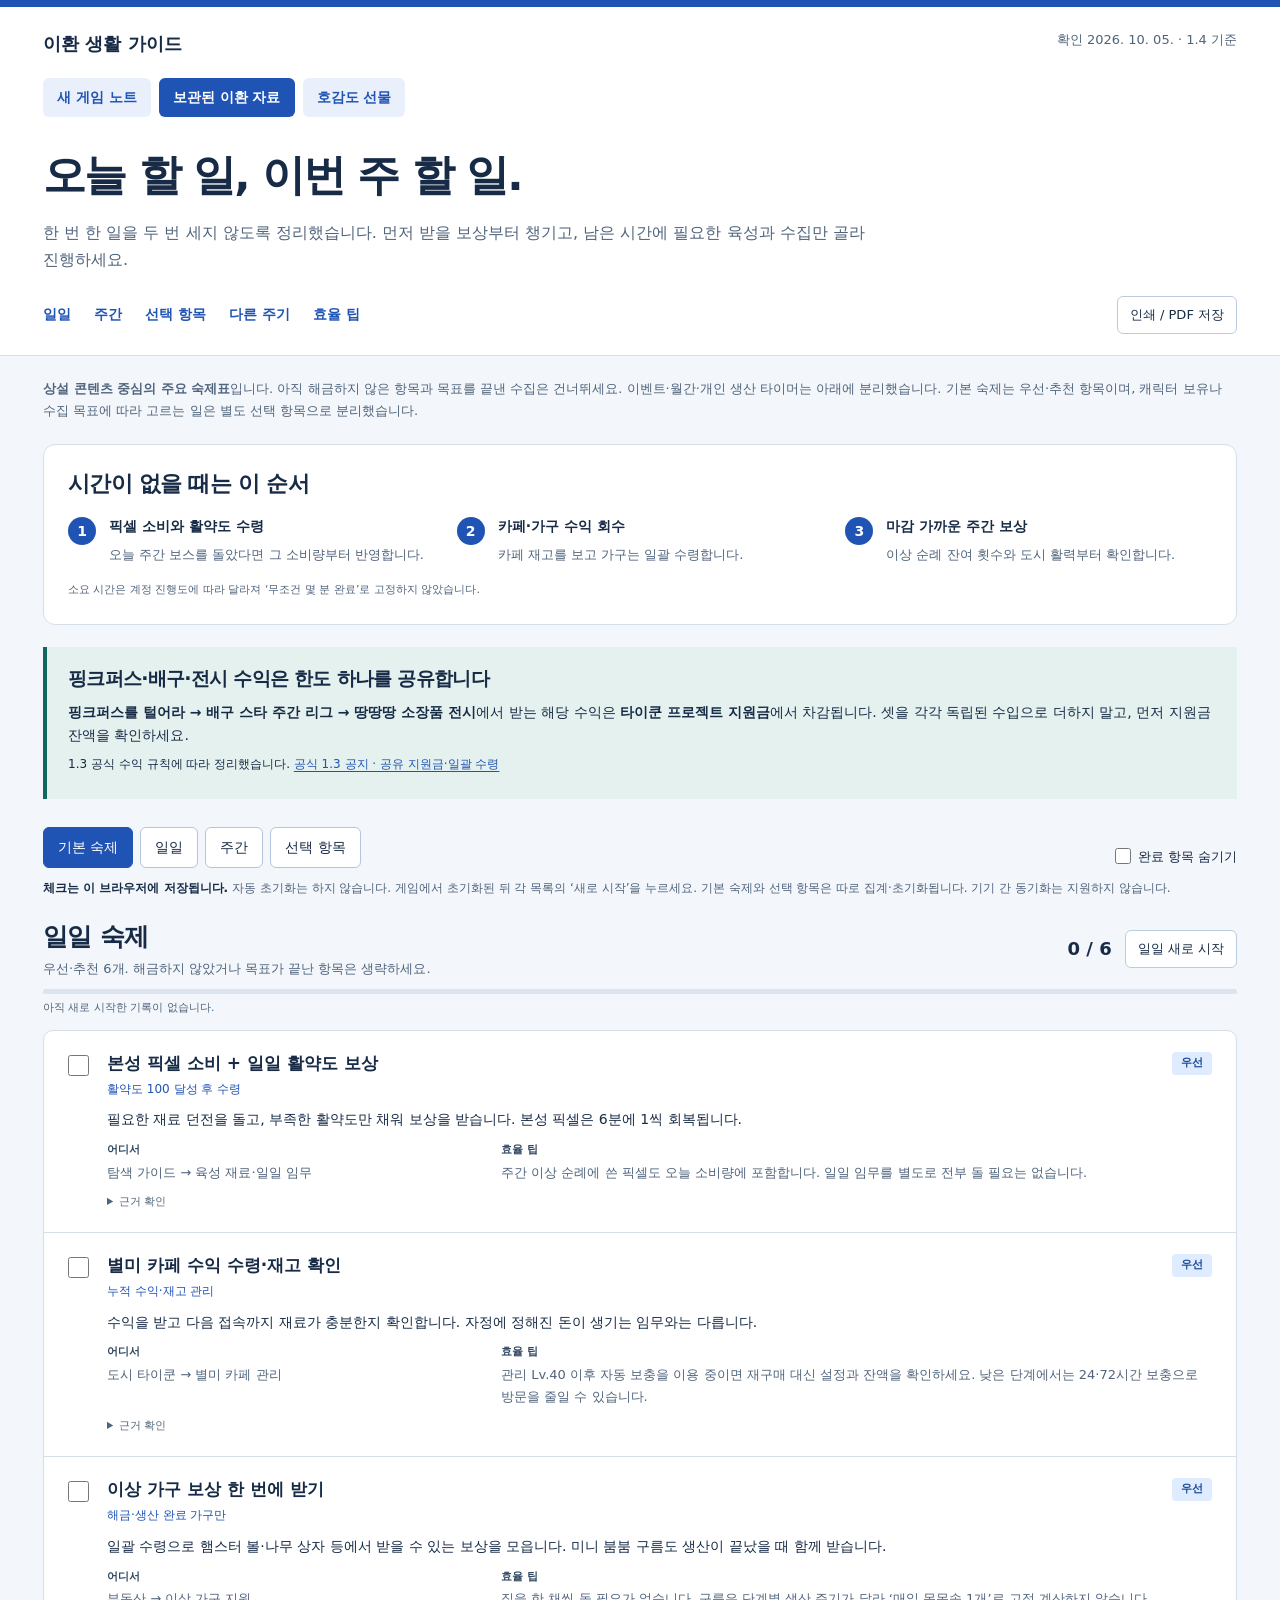
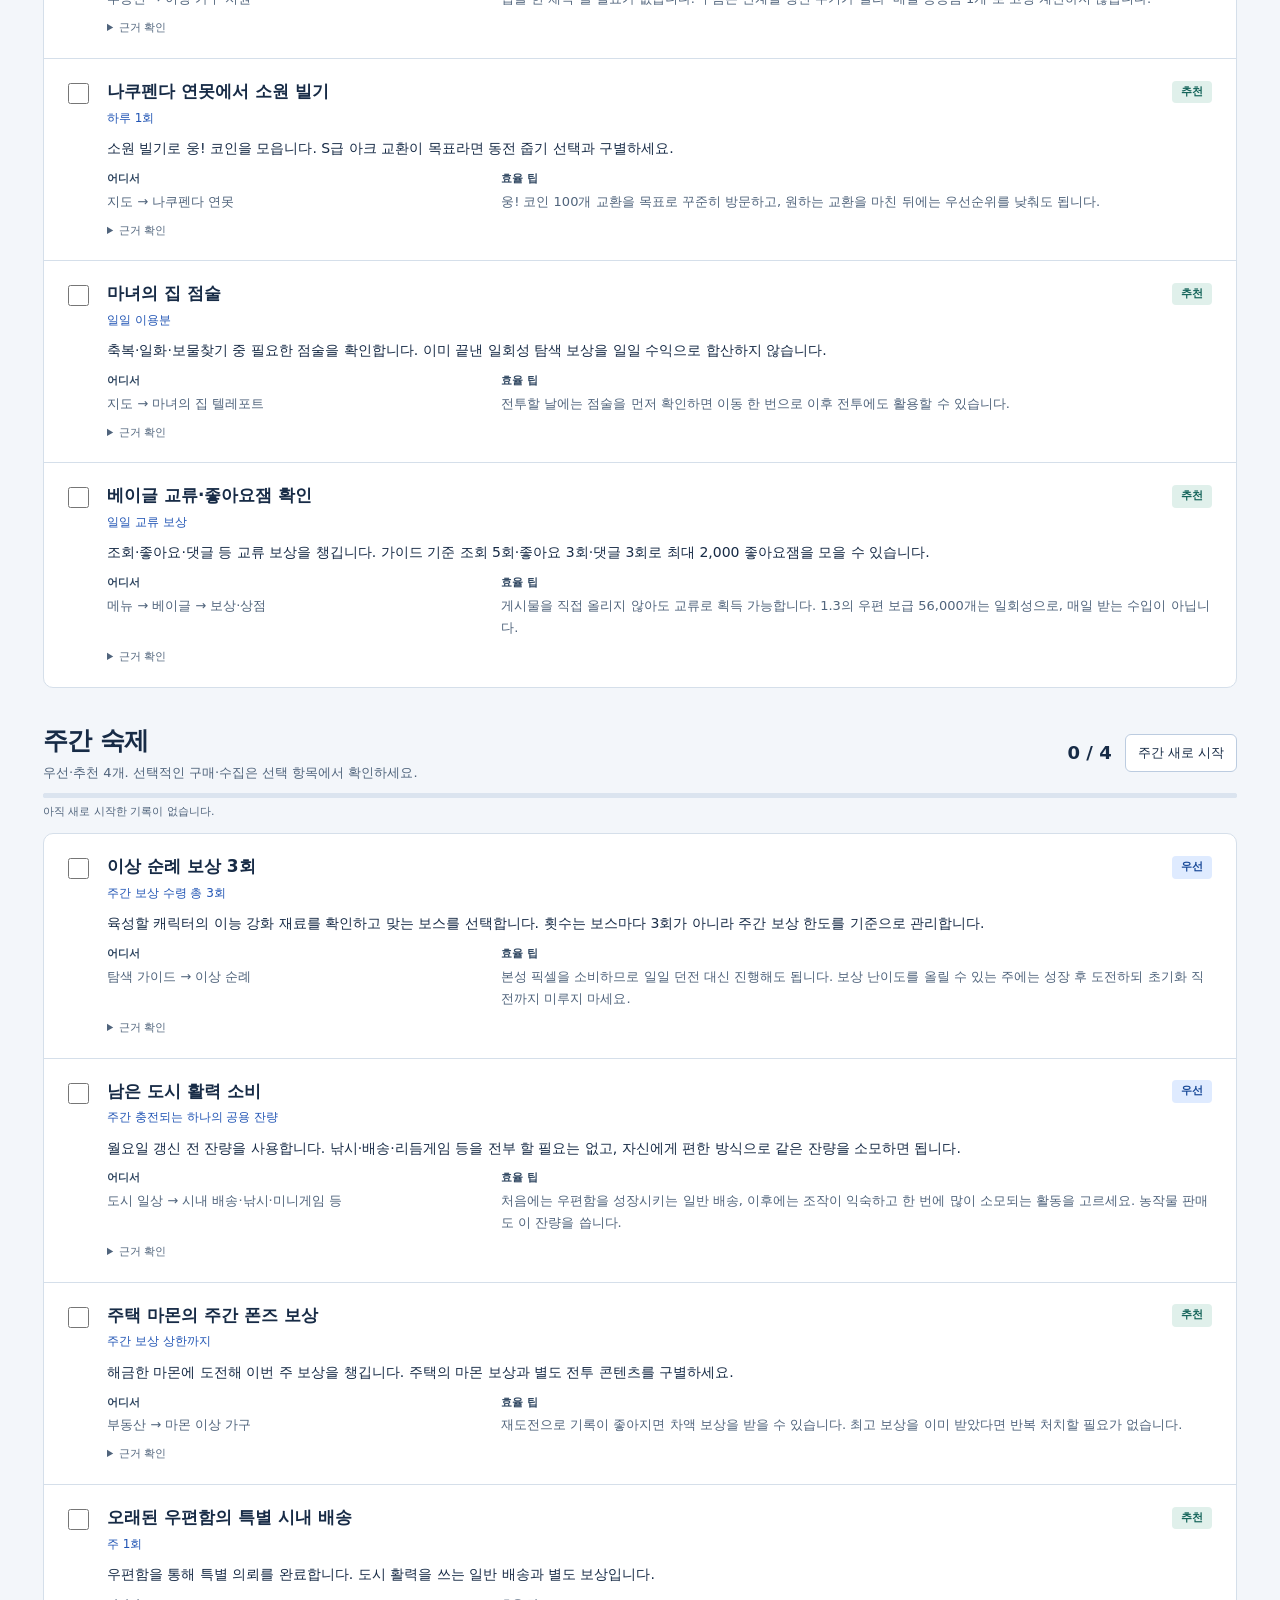
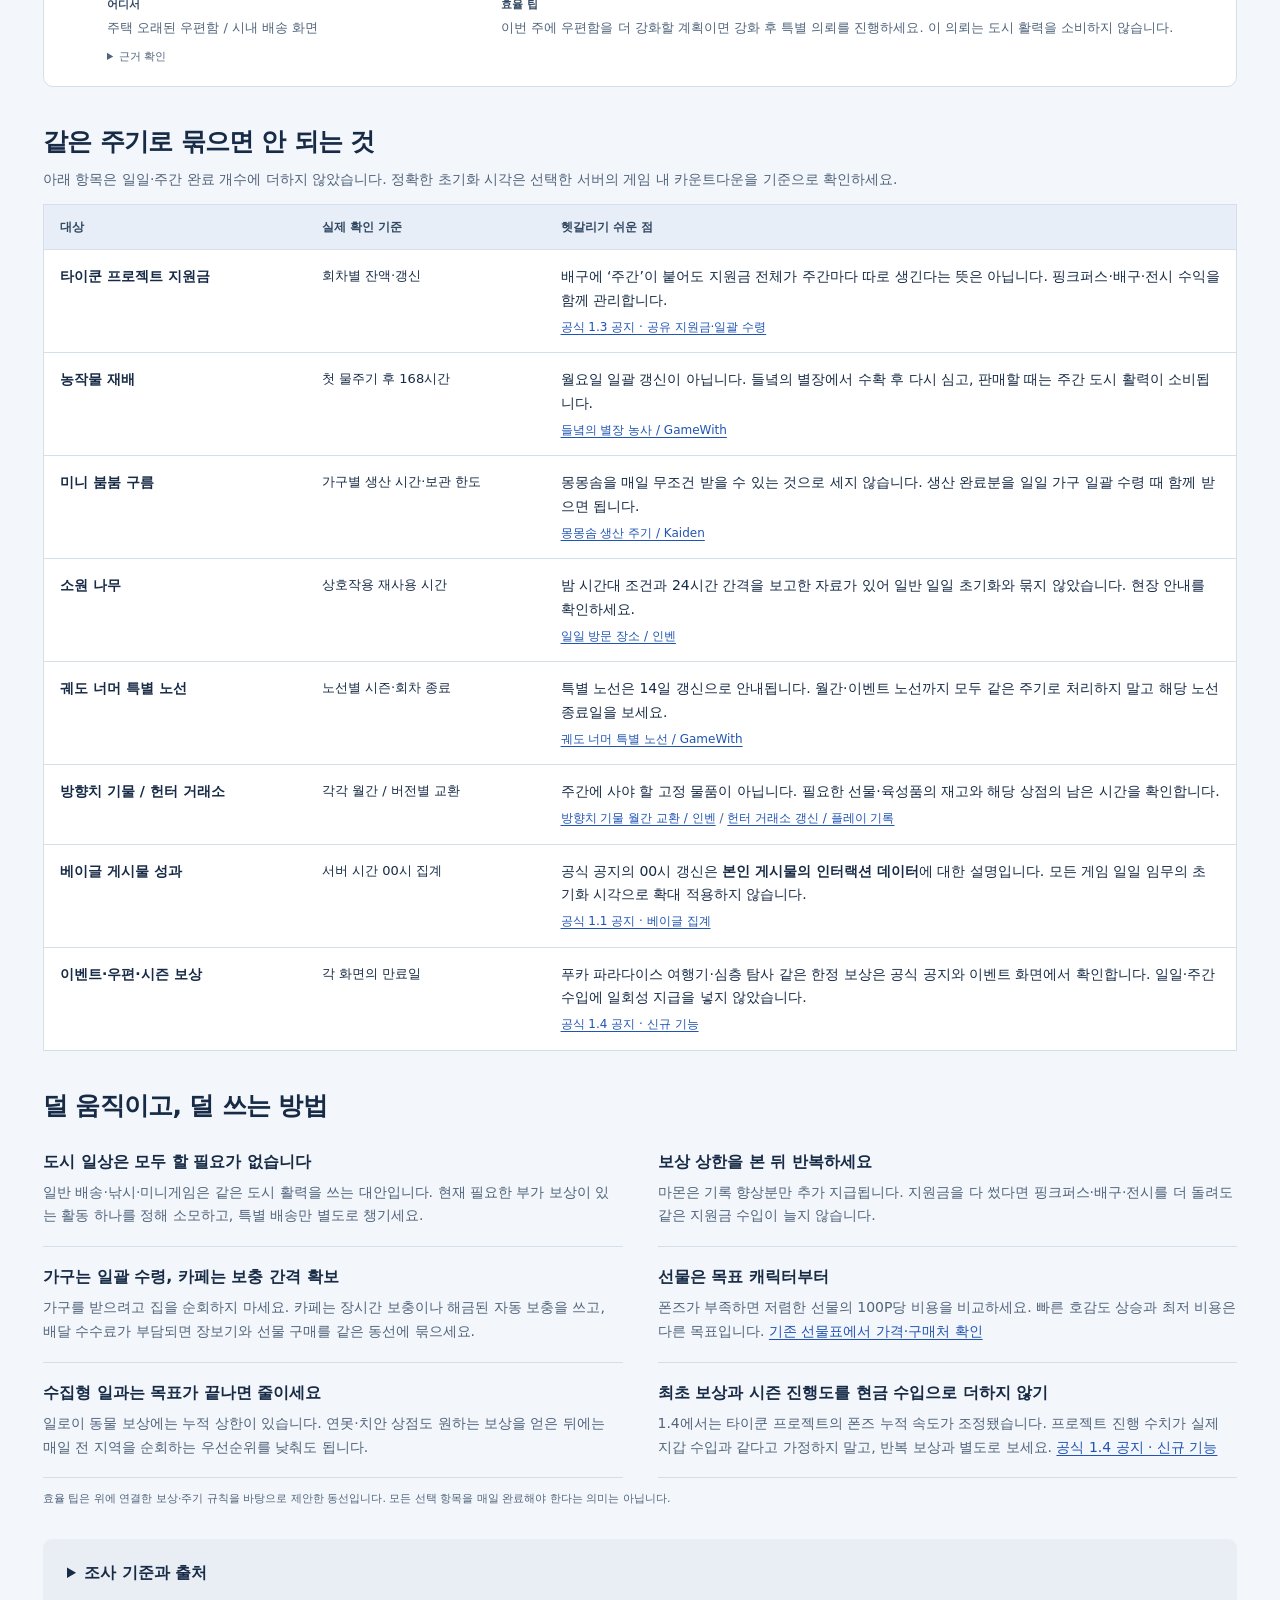
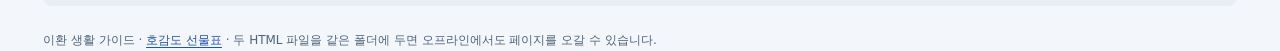
<file: nte-routines-legacy.html>
<!doctype html><html lang="ko"><head><meta charset="utf-8"><meta name="viewport" content="width=device-width,initial-scale=1"><meta name="color-scheme" content="light"><title>이환 일일·주간 숙제 | 중복 없는 체크리스트</title><style>
:root{--paper:#f3f6fa;--white:#fff;--ink:#172b46;--muted:#50647c;--blue:#2054b4;--teal:#14675e;--line:#d5dfea;--pale:#eaf0fb}*{box-sizing:border-box}html{scroll-behavior:smooth;scroll-padding-top:20px}body{margin:0;background:var(--paper);color:var(--ink);font:15px/1.7 "Malgun Gothic","Apple SD Gothic Neo",system-ui,sans-serif}button,input,select{font:inherit}button,summary,select{cursor:pointer}a{color:var(--blue);text-underline-offset:3px}button:focus-visible,a:focus-visible,input:focus-visible,select:focus-visible,summary:focus-visible{outline:3px solid #a54305;outline-offset:3px}.wrap{max-width:1270px;margin:auto;padding:0 38px}.top{border-top:7px solid var(--blue);background:white;border-bottom:1px solid var(--line)}.brandline{display:flex;justify-content:space-between;gap:15px;padding:22px 0 14px}.brandline strong{font-size:18px}.brandline span{font-size:13px;color:var(--muted)}.site-pages{display:flex;gap:8px;padding:4px 0 12px;flex-wrap:wrap}.site-pages a{padding:8px 14px;border-radius:6px;text-decoration:none;font-weight:700;font-size:14px;background:var(--pale)}.site-pages a[aria-current=page]{background:var(--blue);color:white}h1{font-size:43px;line-height:1.3;letter-spacing:-1.8px;margin:19px 0 15px}h2{font-size:25px;line-height:1.4;letter-spacing:-.7px;margin:0 0 9px}h3{font-size:17px;line-height:1.5;margin:0}p{margin:0 0 12px}.intro{font-size:16px;color:var(--muted);max-width:830px}.pagenav{display:flex;gap:23px;flex-wrap:wrap;align-items:center;padding:10px 0 21px}.pagenav a{font-size:14px;font-weight:700;text-decoration:none}.pagenav button{margin-left:auto}.button,button:not(.tab){border:1px solid #bccce0;border-radius:6px;background:white;color:var(--ink);padding:7px 12px;font-size:13px}button:hover{background:var(--pale)}main{padding-bottom:35px}.scope{color:var(--muted);font-size:13px;margin:22px 0}.route{background:white;border:1px solid var(--line);border-radius:12px;padding:24px}.route h2{font-size:22px}.route ol{display:grid;grid-template-columns:repeat(3,1fr);gap:22px;padding:0;list-style:none;counter-reset:step;margin:15px 0 0}.route li{counter-increment:step;padding-left:41px;position:relative;font-size:14px}.route li:before{content:counter(step);position:absolute;left:0;top:2px;background:var(--blue);color:white;border-radius:50%;width:28px;height:28px;text-align:center;line-height:28px;font-weight:700}.route li strong{display:block;margin-bottom:4px}.route li span{color:var(--muted);font-size:13px}.shared{border-left:4px solid var(--teal);background:#e5f1ee;padding:18px 21px;margin:22px 0}.shared h2{font-size:19px}.shared p{font-size:14px;margin-bottom:6px}.shared .source-line{font-size:12px}.controls{display:flex;justify-content:space-between;align-items:end;gap:15px;margin:28px 0 10px;flex-wrap:wrap}.tabs{display:flex;gap:7px;flex-wrap:wrap}.tab{border:1px solid #b5c5db;padding:8px 14px;border-radius:6px;background:white;color:var(--ink);font-size:14px}.tab[aria-pressed=true]{background:var(--blue);border-color:var(--blue);color:white}.viewcontrols{display:flex;gap:15px;flex-wrap:wrap;align-items:center}.viewcontrols label{font-size:13px}.viewcontrols input{accent-color:var(--blue);width:16px;height:16px;vertical-align:-3px}.save-note{font-size:12px;color:var(--muted);margin-bottom:20px}.save-note strong{color:var(--ink)}.taskgroup{margin-bottom:35px;scroll-margin-top:20px}.grouphead{display:flex;justify-content:space-between;align-items:center;gap:15px;margin-bottom:9px}.grouphead h2{margin-bottom:4px}.grouphead p{font-size:13px;color:var(--muted);margin:0}.groupcontrol{display:flex;align-items:center;gap:13px;flex-shrink:0}.groupcontrol strong{font-variant-numeric:tabular-nums;font-size:18px}.resetstamp{font-size:11px;color:var(--muted);margin:5px 0 12px}progress{appearance:none;display:block;width:100%;height:5px;border:0;background:#dbe4ef;border-radius:5px}progress::-webkit-progress-bar{background:#dbe4ef;border-radius:5px}progress::-webkit-progress-value{background:var(--teal);border-radius:5px}progress::-moz-progress-bar{background:var(--teal);border-radius:5px}.tasklist{border:1px solid var(--line);border-radius:10px;overflow:hidden;background:white}.task{display:flex;gap:17px;padding:20px 24px;border-bottom:1px solid var(--line)}.task:last-child{border-bottom:0}.taskcheck{padding-top:4px;flex:0 0 22px}.taskcheck input{width:21px;height:21px;accent-color:var(--teal);cursor:pointer;margin:0}.taskbody{min-width:0;flex:1}.taskheading{display:flex;gap:15px;align-items:center;justify-content:space-between}.taskheading label{cursor:pointer}.priority{font-size:11px;font-weight:700;padding:2px 9px;border-radius:4px;white-space:nowrap}.high{color:#174897;background:#dfebff}.medium{color:#136359;background:#e0f0eb}.optional{color:#50647c;background:#edf1f6}.quota{font-size:12px;color:var(--blue);margin:3px 0 9px}.taskbody>p:not(.quota){font-size:14px;margin:0 0 9px;max-width:890px}.taskmeta{display:grid;grid-template-columns:1fr 1.9fr;gap:20px}.taskmeta p{font-size:13px;color:var(--muted);margin:0}.taskmeta b{display:block;font-size:11px;color:#314862;margin-bottom:2px}.source{font-size:11px;margin-top:9px;color:var(--muted)}.source summary{cursor:pointer}.source p{margin:7px 0 0}.done{background:#f2f7f5}.done h3{text-decoration:line-through;text-decoration-thickness:1px;color:#557069}.done .taskmeta{opacity:.85}.noitems{padding:20px;background:white;font-size:14px;text-align:center}.section{margin-top:37px}.section-intro{font-size:14px;color:var(--muted)}.smalltable{width:100%;border-collapse:collapse;background:white;font-size:14px;border:1px solid var(--line)}.smalltable th{text-align:left;background:#e7eef8;color:#314862;font-size:12px;padding:12px 16px}.smalltable td{padding:15px 16px;vertical-align:top;border-top:1px solid var(--line)}.smalltable td:first-child{font-weight:700;width:22%}.smalltable td:nth-child(2){width:20%;font-size:13px}.smalltable small{display:block;font-size:12px;color:var(--muted);font-weight:400;margin-top:4px}.tipgrid{display:grid;grid-template-columns:1fr 1fr;column-gap:35px}.tipgrid article{padding:18px 0;border-bottom:1px solid var(--line)}.tipgrid h3{font-size:16px;margin-bottom:7px}.tipgrid p{font-size:14px;margin:0;color:var(--muted)}.hosting{padding:25px;background:white;border:1px solid var(--line);border-radius:12px}.hosting-grid{display:grid;grid-template-columns:1.4fr 1fr;gap:28px}.hosting-grid>div+div{border-left:1px solid var(--line);padding-left:28px}.hosting p,.hosting li{font-size:14px}.hosting ol{padding-left:19px;margin:10px 0 13px}.hosting li{margin:6px 0}.hosting h3{margin-top:8px}.hosting .small{font-size:12px;color:var(--muted)}.sources{margin-top:30px;padding:20px 24px;background:#e9eef5;border-radius:9px;font-size:13px}.sources summary{font-weight:700;font-size:16px;cursor:pointer}.sources ul{columns:2;padding-left:20px;column-gap:30px}.sources li{break-inside:avoid;margin-bottom:6px}.sources p{margin:12px 0}.footer{font-size:12px;color:var(--muted);padding-top:24px}.sr{position:absolute;clip:rect(0,0,0,0);clip-path:inset(50%);width:1px;height:1px;overflow:hidden;white-space:nowrap}.skip{position:absolute;top:-100px;left:10px;background:white;padding:10px;z-index:10}.skip:focus{top:10px}.toast{position:fixed;bottom:20px;left:50%;transform:translateX(-50%);background:var(--ink);color:white;padding:12px 17px;border-radius:9px;box-shadow:0 5px 18px #172b4630;z-index:5;display:flex;gap:15px;align-items:center;font-size:13px;max-width:calc(100vw - 30px)}.nojs{background:#fff0d5;padding:14px}.status-error{color:#8a3e09}.inference{font-size:11px;color:var(--muted)}[hidden]{display:none!important}
@media(max-width:820px){.wrap{padding:0 22px}.taskmeta{grid-template-columns:1fr 1.5fr;gap:14px}h1{font-size:35px}.route ol{gap:15px}.route li{padding-left:35px}}
@media(max-width:600px){.wrap{padding:0 17px}.brandline{padding:17px 0 12px}.brandline span{font-size:11px}.brandline strong{font-size:17px}.site-pages a{font-size:13px}h1{font-size:30px;letter-spacing:-1.1px}.intro{font-size:14px}.pagenav{gap:15px}.pagenav a{font-size:12px}.pagenav button{margin-left:0}.route{padding:20px}.route ol{grid-template-columns:1fr;gap:15px}.scope{line-height:1.8}.shared{padding:17px}.shared h2{font-size:18px}.controls{align-items:start;gap:14px}.tab{padding:7px 12px;font-size:13px}.viewcontrols{gap:14px}.grouphead{align-items:flex-start}.grouphead h2{font-size:23px}.grouphead p{max-width:210px;font-size:12px}.groupcontrol{display:flex;flex-direction:column;align-items:flex-end;gap:5px}.groupcontrol strong{font-size:16px}.groupcontrol button{font-size:11px;padding:5px 8px}.task{padding:16px 13px;gap:11px}.taskcheck{flex-basis:21px}.taskheading{align-items:flex-start;gap:9px}.taskheading h3{font-size:15px}.priority{font-size:10px;padding:2px 6px}.taskbody>p:not(.quota){font-size:13px;line-height:1.8}.quota{font-size:11px}.taskmeta{grid-template-columns:1fr;gap:9px}.taskmeta p{font-size:12px}.taskmeta b{display:inline;margin-right:9px}.smalltable,.smalltable tbody,.smalltable tr,.smalltable td{display:block;width:100%!important}.smalltable{border:0;background:none}.smalltable thead{display:none}.smalltable tr{border:1px solid var(--line);background:white;border-radius:8px;margin-bottom:10px;padding:14px}.smalltable td{border:0;padding:4px 0;font-size:13px}.smalltable td:nth-child(2){color:var(--blue)}.tipgrid,.hosting-grid{grid-template-columns:1fr}.hosting{padding:20px}.hosting-grid{gap:15px}.hosting-grid>div+div{border-left:0;border-top:1px solid var(--line);padding:16px 0 0}.sources{padding:18px}.sources ul{columns:1}.toast{width:calc(100% - 34px);font-size:12px;bottom:15px}.section{margin-top:30px}h2{font-size:23px}}
@media(prefers-reduced-motion:reduce){html{scroll-behavior:auto}}
@media print{body{background:white;font-size:10pt}.wrap{max-width:none;padding:0}.top{border:0}.site-pages,.pagenav,.controls,.save-note,.groupcontrol button,.resetstamp,.source,.sources,.hosting,.toast,.skip{display:none!important}h1{font-size:26pt}h2{font-size:18pt}.intro,.scope{font-size:9pt}.route{padding:12px}.route li,.shared p{font-size:9pt}.shared{margin:12px 0}.task{break-inside:avoid;padding:12px}.tasklist{overflow:visible}.taskheading h3{font-size:11pt}.taskbody>p:not(.quota),.taskmeta p{font-size:9pt}.taskgroup{margin-top:20px}.tipgrid p,.smalltable{font-size:9pt}.taskcheck input{appearance:none;border:1px solid #777;width:13px;height:13px}.taskcheck input:checked:after{content:'✓';position:relative;top:-6px}.footer{font-size:8pt}}
</style></head><body><a class="skip" href="#daily">숙제 목록으로 건너뛰기</a><header class="top"><div class="wrap"><div class="brandline"><strong>이환 생활 가이드</strong><span>확인 2026. 10. 05. · 1.4 기준</span></div><nav class="site-pages" aria-label="가이드 페이지"><a href="index.html#routines/nte">새 게임 노트</a><a href="nte-routines-legacy.html" aria-current="page">보관된 이환 자료</a><a href="이환_상시_호감도_선물.html">호감도 선물</a></nav><h1>오늘 할 일, 이번 주 할 일.</h1><p class="intro">한 번 한 일을 두 번 세지 않도록 정리했습니다. 먼저 받을 보상부터 챙기고, 남은 시간에 필요한 육성과 수집만 골라 진행하세요.</p><nav class="pagenav" aria-label="본문 바로가기"><a href="#daily" data-section-link="daily">일일</a><a href="#weekly" data-section-link="weekly">주간</a><a href="#optional" data-section-link="optional">선택 항목</a><a href="#different">다른 주기</a><a href="#tips">효율 팁</a><button type="button" id="print">인쇄 / PDF 저장</button></nav></div></header>
<main class="wrap"><p class="scope"><strong>상설 콘텐츠 중심의 주요 숙제표</strong>입니다. 아직 해금하지 않은 항목과 목표를 끝낸 수집은 건너뛰세요. 이벤트·월간·개인 생산 타이머는 아래에 분리했습니다. 기본 숙제는 우선·추천 항목이며, 캐릭터 보유나 수집 목표에 따라 고르는 일은 별도 선택 항목으로 분리했습니다.</p>
<section class="route" aria-labelledby="route-title"><h2 id="route-title">시간이 없을 때는 이 순서</h2><ol><li><strong>픽셀 소비와 활약도 수령</strong><span>오늘 주간 보스를 돌았다면 그 소비량부터 반영합니다.</span></li><li><strong>카페·가구 수익 회수</strong><span>카페 재고를 보고 가구는 일괄 수령합니다.</span></li><li><strong>마감 가까운 주간 보상</strong><span>이상 순례 잔여 횟수와 도시 활력부터 확인합니다.</span></li></ol><p class="inference" style="margin:15px 0 0">소요 시간은 계정 진행도에 따라 달라져 ‘무조건 몇 분 완료’로 고정하지 않았습니다.</p></section>
<aside class="shared" aria-labelledby="shared-title"><h2 id="shared-title">핑크퍼스·배구·전시 수익은 한도 하나를 공유합니다</h2><p><strong>핑크퍼스를 털어라 → 배구 스타 주간 리그 → 땅땅땅 소장품 전시</strong>에서 받는 해당 수익은 <strong>타이쿤 프로젝트 지원금</strong>에서 차감됩니다. 셋을 각각 독립된 수입으로 더하지 말고, 먼저 지원금 잔액을 확인하세요.</p><p class="source-line">1.3 공식 수익 규칙에 따라 정리했습니다. <a href="https://nte.perfectworld.com/kr/article/news/gamenews/20260817/263607.html" target="_blank" rel="noopener noreferrer">공식 1.3 공지 · 공유 지원금·일괄 수령</a></p></aside>
<div class="controls"><div class="tabs" role="group" aria-label="주기 선택"><button class="tab" type="button" data-cycle-filter="all" aria-pressed="true">기본 숙제</button><button class="tab" type="button" data-cycle-filter="daily" aria-pressed="false">일일</button><button class="tab" type="button" data-cycle-filter="weekly" aria-pressed="false">주간</button><button class="tab" type="button" data-cycle-filter="optional" aria-pressed="false">선택 항목</button></div><div class="viewcontrols"><label><input type="checkbox" id="hide-done"> 완료 항목 숨기기</label></div></div>
<p class="save-note" id="save-note"><strong>체크는 이 브라우저에 저장됩니다.</strong> 자동 초기화는 하지 않습니다. 게임에서 초기화된 뒤 각 목록의 ‘새로 시작’을 누르세요. 기본 숙제와 선택 항목은 따로 집계·초기화됩니다. 기기 간 동기화는 지원하지 않습니다.</p><noscript><p class="nojs">목록은 그대로 읽을 수 있습니다. 체크 저장·필터·초기화는 JavaScript가 켜져 있어야 동작합니다.</p></noscript>
<section class="taskgroup" id="daily" aria-labelledby="daily-title"><div class="grouphead"><div><h2 id="daily-title">일일 숙제</h2><p>우선·추천 6개. 해금하지 않았거나 목표가 끝난 항목은 생략하세요.</p></div><div class="groupcontrol"><strong id="daily-count" aria-live="polite">0 / 6</strong><button type="button" data-reset="daily">일일 새로 시작</button></div></div><progress id="daily-progress" value="0" max="6" aria-label="일일 숙제 완료율"></progress><p class="resetstamp" id="daily-stamp">아직 시작 기록이 없습니다.</p><div class="tasklist"><article class="task" data-id="daily-core" data-cycle="daily" data-priority="우선"><div class="taskcheck"><input type="checkbox" id="daily-core" data-task="daily-core"><label for="daily-core" class="sr">본성 픽셀 소비 + 일일 활약도 보상 완료</label></div><div class="taskbody"><div class="taskheading"><h3><label for="daily-core">본성 픽셀 소비 + 일일 활약도 보상</label></h3><span class="priority high">우선</span></div><p class="quota">활약도 100 달성 후 수령</p><p>필요한 재료 던전을 돌고, 부족한 활약도만 채워 보상을 받습니다. 본성 픽셀은 6분에 1씩 회복됩니다.</p><div class="taskmeta"><p><b>어디서</b>탐색 가이드 → 육성 재료·일일 임무</p><p class="tip"><b>효율 팁</b>주간 이상 순례에 쓴 픽셀도 오늘 소비량에 포함합니다. 일일 임무를 별도로 전부 돌 필요는 없습니다.</p></div><details class="source"><summary>근거 확인</summary><p><a href="https://gamewith.jp/nte/554134" target="_blank" rel="noopener noreferrer">9월 30일 일과 정리 / GameWith 일본</a></p></details></div></article><article class="task" data-id="daily-cafe" data-cycle="daily" data-priority="우선"><div class="taskcheck"><input type="checkbox" id="daily-cafe" data-task="daily-cafe"><label for="daily-cafe" class="sr">별미 카페 수익 수령·재고 확인 완료</label></div><div class="taskbody"><div class="taskheading"><h3><label for="daily-cafe">별미 카페 수익 수령·재고 확인</label></h3><span class="priority high">우선</span></div><p class="quota">누적 수익·재고 관리</p><p>수익을 받고 다음 접속까지 재료가 충분한지 확인합니다. 자정에 정해진 돈이 생기는 임무와는 다릅니다.</p><div class="taskmeta"><p><b>어디서</b>도시 타이쿤 → 별미 카페 관리</p><p class="tip"><b>효율 팁</b>관리 Lv.40 이후 자동 보충을 이용 중이면 재구매 대신 설정과 잔액을 확인하세요. 낮은 단계에서는 24·72시간 보충으로 방문을 줄일 수 있습니다.</p></div><details class="source"><summary>근거 확인</summary><p><a href="https://gamewith.jp/nte/552013" target="_blank" rel="noopener noreferrer">카페 재고·배달·자동 보충 / GameWith</a></p></details></div></article><article class="task" data-id="daily-home" data-cycle="daily" data-priority="우선"><div class="taskcheck"><input type="checkbox" id="daily-home" data-task="daily-home"><label for="daily-home" class="sr">이상 가구 보상 한 번에 받기 완료</label></div><div class="taskbody"><div class="taskheading"><h3><label for="daily-home">이상 가구 보상 한 번에 받기</label></h3><span class="priority high">우선</span></div><p class="quota">해금·생산 완료 가구만</p><p>일괄 수령으로 햄스터 볼·나무 상자 등에서 받을 수 있는 보상을 모읍니다. 미니 붐붐 구름도 생산이 끝났을 때 함께 받습니다.</p><div class="taskmeta"><p><b>어디서</b>부동산 → 이상 가구 지원</p><p class="tip"><b>효율 팁</b>집을 한 채씩 돌 필요가 없습니다. 구름은 단계별 생산 주기가 달라 ‘매일 몽몽솜 1개’로 고정 계산하지 않습니다.</p></div><details class="source"><summary>근거 확인</summary><p><a href="https://nte.perfectworld.com/kr/article/news/gamenews/20260817/263607.html" target="_blank" rel="noopener noreferrer">공식 1.3 공지 · 공유 지원금·일괄 수령</a> / <a href="https://gamewith.net/nte/75412" target="_blank" rel="noopener noreferrer">이상 가구 / GameWith</a> / <a href="https://www.kaiden.gg/nte/anomaly-furniture/compressed-boom-boom-cloud/" target="_blank" rel="noopener noreferrer">몽몽솜 생산 주기 / Kaiden</a></p></details></div></article><article class="task" data-id="daily-pool" data-cycle="daily" data-priority="추천"><div class="taskcheck"><input type="checkbox" id="daily-pool" data-task="daily-pool"><label for="daily-pool" class="sr">나쿠펜다 연못에서 소원 빌기 완료</label></div><div class="taskbody"><div class="taskheading"><h3><label for="daily-pool">나쿠펜다 연못에서 소원 빌기</label></h3><span class="priority medium">추천</span></div><p class="quota">하루 1회</p><p>소원 빌기로 웅! 코인을 모읍니다. S급 아크 교환이 목표라면 동전 줍기 선택과 구별하세요.</p><div class="taskmeta"><p><b>어디서</b>지도 → 나쿠펜다 연못</p><p class="tip"><b>효율 팁</b>웅! 코인 100개 교환을 목표로 꾸준히 방문하고, 원하는 교환을 마친 뒤에는 우선순위를 낮춰도 됩니다.</p></div><details class="source"><summary>근거 확인</summary><p><a href="https://gamewith.net/nte/74174" target="_blank" rel="noopener noreferrer">나쿠펜다 연못 / GameWith</a> / <a href="https://www.inven.co.kr/board/nte/6518/73" target="_blank" rel="noopener noreferrer">일일 방문 장소 / 인벤</a></p></details></div></article><article class="task" data-id="daily-witch" data-cycle="daily" data-priority="추천"><div class="taskcheck"><input type="checkbox" id="daily-witch" data-task="daily-witch"><label for="daily-witch" class="sr">마녀의 집 점술 완료</label></div><div class="taskbody"><div class="taskheading"><h3><label for="daily-witch">마녀의 집 점술</label></h3><span class="priority medium">추천</span></div><p class="quota">일일 이용분</p><p>축복·일화·보물찾기 중 필요한 점술을 확인합니다. 이미 끝낸 일회성 탐색 보상을 일일 수익으로 합산하지 않습니다.</p><div class="taskmeta"><p><b>어디서</b>지도 → 마녀의 집 텔레포트</p><p class="tip"><b>효율 팁</b>전투할 날에는 점술을 먼저 확인하면 이동 한 번으로 이후 전투에도 활용할 수 있습니다.</p></div><details class="source"><summary>근거 확인</summary><p><a href="https://gamewith.net/nte/74160" target="_blank" rel="noopener noreferrer">마녀의 집 / GameWith</a></p></details></div></article><article class="task" data-id="daily-bagel" data-cycle="daily" data-priority="추천"><div class="taskcheck"><input type="checkbox" id="daily-bagel" data-task="daily-bagel"><label for="daily-bagel" class="sr">베이글 교류·좋아요잼 확인 완료</label></div><div class="taskbody"><div class="taskheading"><h3><label for="daily-bagel">베이글 교류·좋아요잼 확인</label></h3><span class="priority medium">추천</span></div><p class="quota">일일 교류 보상</p><p>조회·좋아요·댓글 등 교류 보상을 챙깁니다. 가이드 기준 조회 5회·좋아요 3회·댓글 3회로 최대 2,000 좋아요잼을 모을 수 있습니다.</p><div class="taskmeta"><p><b>어디서</b>메뉴 → 베이글 → 보상·상점</p><p class="tip"><b>효율 팁</b>게시물을 직접 올리지 않아도 교류로 획득 가능합니다. 1.3의 우편 보급 56,000개는 일회성으로, 매일 받는 수입이 아닙니다.</p></div><details class="source"><summary>근거 확인</summary><p><a href="https://gamewith.net/nte/76018" target="_blank" rel="noopener noreferrer">베이글 좋아요잼 / GameWith</a> / <a href="https://nte.perfectworld.com/kr/article/news/gamenews/20260817/263607.html" target="_blank" rel="noopener noreferrer">공식 1.3 공지 · 공유 지원금·일괄 수령</a></p></details></div></article></div><p class="noitems" hidden>표시할 항목이 없습니다. 보기 조건을 넓혀 주세요.</p></section><section class="taskgroup" id="weekly" aria-labelledby="weekly-title"><div class="grouphead"><div><h2 id="weekly-title">주간 숙제</h2><p>우선·추천 4개. 선택적인 구매·수집은 선택 항목에서 확인하세요.</p></div><div class="groupcontrol"><strong id="weekly-count" aria-live="polite">0 / 4</strong><button type="button" data-reset="weekly">주간 새로 시작</button></div></div><progress id="weekly-progress" value="0" max="4" aria-label="주간 숙제 완료율"></progress><p class="resetstamp" id="weekly-stamp">아직 시작 기록이 없습니다.</p><div class="tasklist"><article class="task" data-id="weekly-boss" data-cycle="weekly" data-priority="우선"><div class="taskcheck"><input type="checkbox" id="weekly-boss" data-task="weekly-boss"><label for="weekly-boss" class="sr">이상 순례 보상 3회 완료</label></div><div class="taskbody"><div class="taskheading"><h3><label for="weekly-boss">이상 순례 보상 3회</label></h3><span class="priority high">우선</span></div><p class="quota">주간 보상 수령 총 3회</p><p>육성할 캐릭터의 이능 강화 재료를 확인하고 맞는 보스를 선택합니다. 횟수는 보스마다 3회가 아니라 주간 보상 한도를 기준으로 관리합니다.</p><div class="taskmeta"><p><b>어디서</b>탐색 가이드 → 이상 순례</p><p class="tip"><b>효율 팁</b>본성 픽셀을 소비하므로 일일 던전 대신 진행해도 됩니다. 보상 난이도를 올릴 수 있는 주에는 성장 후 도전하되 초기화 직전까지 미루지 마세요.</p></div><details class="source"><summary>근거 확인</summary><p><a href="https://gamewith.net/nte/74144" target="_blank" rel="noopener noreferrer">일일·주간 목록 / GameWith</a></p></details></div></article><article class="task" data-id="weekly-city" data-cycle="weekly" data-priority="우선"><div class="taskcheck"><input type="checkbox" id="weekly-city" data-task="weekly-city"><label for="weekly-city" class="sr">남은 도시 활력 소비 완료</label></div><div class="taskbody"><div class="taskheading"><h3><label for="weekly-city">남은 도시 활력 소비</label></h3><span class="priority high">우선</span></div><p class="quota">주간 충전되는 하나의 공용 잔량</p><p>월요일 갱신 전 잔량을 사용합니다. 낚시·배송·리듬게임 등을 전부 할 필요는 없고, 자신에게 편한 방식으로 같은 잔량을 소모하면 됩니다.</p><div class="taskmeta"><p><b>어디서</b>도시 일상 → 시내 배송·낚시·미니게임 등</p><p class="tip"><b>효율 팁</b>처음에는 우편함을 성장시키는 일반 배송, 이후에는 조작이 익숙하고 한 번에 많이 소모되는 활동을 고르세요. 농작물 판매도 이 잔량을 씁니다.</p></div><details class="source"><summary>근거 확인</summary><p><a href="https://gamewith.net/nte/74104" target="_blank" rel="noopener noreferrer">도시 활력 사용과 회복 / GameWith</a> / <a href="https://gamewith.net/nte/77471" target="_blank" rel="noopener noreferrer">들녘의 별장 농사 / GameWith</a></p></details></div></article><article class="task" data-id="weekly-mammon" data-cycle="weekly" data-priority="추천"><div class="taskcheck"><input type="checkbox" id="weekly-mammon" data-task="weekly-mammon"><label for="weekly-mammon" class="sr">주택 마몬의 주간 폰즈 보상 완료</label></div><div class="taskbody"><div class="taskheading"><h3><label for="weekly-mammon">주택 마몬의 주간 폰즈 보상</label></h3><span class="priority medium">추천</span></div><p class="quota">주간 보상 상한까지</p><p>해금한 마몬에 도전해 이번 주 보상을 챙깁니다. 주택의 마몬 보상과 별도 전투 콘텐츠를 구별하세요.</p><div class="taskmeta"><p><b>어디서</b>부동산 → 마몬 이상 가구</p><p class="tip"><b>효율 팁</b>재도전으로 기록이 좋아지면 차액 보상을 받을 수 있습니다. 최고 보상을 이미 받았다면 반복 처치할 필요가 없습니다.</p></div><details class="source"><summary>근거 확인</summary><p><a href="https://gamewith.jp/nte/560066" target="_blank" rel="noopener noreferrer">마몬 보상·재도전 / GameWith</a></p></details></div></article><article class="task" data-id="weekly-delivery" data-cycle="weekly" data-priority="추천"><div class="taskcheck"><input type="checkbox" id="weekly-delivery" data-task="weekly-delivery"><label for="weekly-delivery" class="sr">오래된 우편함의 특별 시내 배송 완료</label></div><div class="taskbody"><div class="taskheading"><h3><label for="weekly-delivery">오래된 우편함의 특별 시내 배송</label></h3><span class="priority medium">추천</span></div><p class="quota">주 1회</p><p>우편함을 통해 특별 의뢰를 완료합니다. 도시 활력을 쓰는 일반 배송과 별도 보상입니다.</p><div class="taskmeta"><p><b>어디서</b>주택 오래된 우편함 / 시내 배송 화면</p><p class="tip"><b>효율 팁</b>이번 주에 우편함을 더 강화할 계획이면 강화 후 특별 의뢰를 진행하세요. 이 의뢰는 도시 활력을 소비하지 않습니다.</p></div><details class="source"><summary>근거 확인</summary><p><a href="https://gamewith.jp/nte/555621" target="_blank" rel="noopener noreferrer">일반·특별 시내 배송 / GameWith</a></p></details></div></article></div><p class="noitems" hidden>표시할 항목이 없습니다. 보기 조건을 넓혀 주세요.</p></section>
<section id="optional" class="section" aria-labelledby="optional-title"><h2 id="optional-title">필요한 날만, 선택 항목</h2><p class="section-intro">치즈·일로이·치안 활동·어시장·호감도처럼 조건이 맞을 때만 챙기는 일입니다. 주간 수집·구매 항목도 이곳에 모았습니다. 기본 숙제 완료율에는 포함하지 않습니다.</p>
<aside class="shared" aria-labelledby="fish-review-title"><h3 id="fish-review-title">어시장: 보관하며 기다리기보다 낚시한 날 판매</h3><p><strong>확인한 규칙</strong> · 어류 보관기한은 희귀도에 따라 다릅니다. 일부 어류는 잠금 보관이 가능하지만 수량 제한이 있어, 일반 판매용 어류를 무제한 비축하는 방법으로 보지 않습니다. 개별 어류의 남은 시간과 현재 매입 수량을 확인하세요.</p><p>고가 매입의 보너스는 비늘 코인 등 낚시 재화에 대한 것입니다. 일반 판매의 폰즈는 도시 활력 1당 1,000으로 안내되므로, 고가 매입 배율을 폰즈 배율로 계산하지 않습니다. <a href="https://gamewith.net/nte/74127" target="_blank" rel="noopener noreferrer">어류 보관기한·잠금 / GameWith</a> / <a href="https://game8.co/games/Neverness-to-Everness/archives/597605" target="_blank" rel="noopener noreferrer">어시장 보너스·도시 활력 / Game8</a></p><p><strong>효율 판단</strong> · 이미 낚시하거나 낚시 장비·수집을 진행 중이면 확인할 가치가 있습니다. 낚시하지 않는 날, 대상 어류가 없거나 폰즈만 필요한 경우에는 건너뛰어도 됩니다. 다음 매입 갱신까지 보관하는 일과로는 추천하지 않습니다.</p><p class="source-line">자료마다 보관시간·만료 처리 설명이 달라, ‘모든 어류 24시간’ 같은 공통 시간은 적지 않았습니다. 게임 내 보관함의 개별 카운트다운을 우선하세요. 이벤트 낚시 효율은 이 판단에 포함하지 않았습니다.</p></aside>
<section class="taskgroup" id="optional-daily" aria-labelledby="optional-daily-title"><div class="grouphead"><div><h2 id="optional-daily-title">선택 · 일일</h2><p>낚시·필드 활동·캐릭터 육성 목표가 있는 날만 확인하세요.</p></div><div class="groupcontrol"><strong id="optional-daily-count" aria-live="polite">0 / 5</strong><button type="button" data-reset="optional-daily">선택 일일 새로 시작</button></div></div><progress id="optional-daily-progress" value="0" max="5" aria-label="선택 · 일일 완료율"></progress><p class="resetstamp" id="optional-daily-stamp">아직 시작 기록이 없습니다.</p><div class="tasklist"><article class="task" data-id="daily-bond" data-cycle="daily" data-priority="선택"><div class="taskcheck"><input type="checkbox" id="daily-bond" data-task="daily-bond"><label for="daily-bond" class="sr">육성 중인 캐릭터의 호감도 일과 완료</label></div><div class="taskbody"><div class="taskheading"><h3><label for="daily-bond">육성 중인 캐릭터의 호감도 일과</label></h3><span class="priority optional">선택</span></div><p class="quota">해금·잔여 일일 횟수 확인</p><p>일일 도시 산책이 열린 캐릭터부터 진행하고, 선물은 올릴 대상과 예산을 정해 줍니다. 초기 공략의 횟수보다 현재 선물 화면의 제한을 우선하세요.</p><div class="taskmeta"><p><b>어디서</b>인연 → 교류·도시 산책·선물하기</p><p class="tip"><b>효율 팁</b>1.4 일괄 선물은 편의 기능입니다. 매일 모든 캐릭터에게 최고가 선물을 사 줄 필요는 없습니다. 가격표는 호감도 선물 페이지에만 모았습니다.</p></div><details class="source"><summary>근거 확인</summary><p><a href="https://gamewith.net/nte/75410" target="_blank" rel="noopener noreferrer">도시 산책 / GameWith</a> / <a href="https://gamewith.jp/nte/554134" target="_blank" rel="noopener noreferrer">9월 30일 일과 정리 / GameWith 일본</a> / <a href="https://nte.perfectworld.com/kr/article/news/gamenews/20260929/264413.html" target="_blank" rel="noopener noreferrer">공식 1.4 공지 · 신규 기능</a></p></details></div></article><article class="task" data-id="daily-chiz" data-cycle="daily" data-priority="선택"><div class="taskcheck"><input type="checkbox" id="daily-chiz" data-task="daily-chiz"><label for="daily-chiz" class="sr">치즈의 추가 폰즈 획득 완료</label></div><div class="taskbody"><div class="taskheading"><h3><label for="daily-chiz">치즈의 추가 폰즈 획득</label></h3><span class="priority optional">선택</span></div><p class="quota">치즈 보유·당일 획득 한도</p><p>치즈의 일반 공격 길게 누르기를 활용해 폰즈를 챙깁니다. 별도 이동보다 필요한 필드 재료를 모으는 중에 병행하세요.</p><div class="taskmeta"><p><b>어디서</b>치즈 조작 → 필드 전투</p><p class="tip"><b>효율 팁</b>성장에 필요한 재료·가구 강화 재료가 없다면 긴 필드 순회는 생략해도 됩니다. 한도에 도달한 뒤 수입이 계속 늘 것으로 계산하지 않습니다.</p></div><details class="source"><summary>근거 확인</summary><p><a href="https://gamewith.jp/nte/554134" target="_blank" rel="noopener noreferrer">9월 30일 일과 정리 / GameWith 일본</a></p></details></div></article><article class="task" data-id="daily-animals" data-cycle="daily" data-priority="선택"><div class="taskcheck"><input type="checkbox" id="daily-animals" data-task="daily-animals"><label for="daily-animals" class="sr">일로이로 동물과 교류 완료</label></div><div class="taskbody"><div class="taskheading"><h3><label for="daily-animals">일로이로 동물과 교류</label></h3><span class="priority optional">선택</span></div><p class="quota">일일 최대 3회 · 누적 상한 있음</p><p>일로이의 특성으로 성장 아이템을 받을 수 있는 계정만 진행합니다. 보상에는 누적 999회 상한도 있습니다.</p><div class="taskmeta"><p><b>어디서</b>일로이 보유 → 필드의 고양이·강아지</p><p class="tip"><b>효율 팁</b>같은 동물에게 3회 교류할 수 있어 세 곳을 이동할 필요가 없습니다. 출현 시간과 맑은 날씨를 확인하세요.</p></div><details class="source"><summary>근거 확인</summary><p><a href="https://gamewith.net/nte/77231" target="_blank" rel="noopener noreferrer">일로이와 소동물 / GameWith</a></p></details></div></article><article class="task" data-id="daily-fish" data-cycle="daily" data-priority="선택"><div class="taskcheck"><input type="checkbox" id="daily-fish" data-task="daily-fish"><label for="daily-fish" class="sr">낚시하는 날만 어시장 판매 완료</label></div><div class="taskbody"><div class="taskheading"><h3><label for="daily-fish">낚시하는 날만 어시장 판매</label></h3><span class="priority optional">선택</span></div><p class="quota">남은 보관시간·매입 수량·도시 활력 확인</p><p>낚시할 날에 오늘의 매입 대상을 먼저 확인합니다. 이미 가진 대상 어류는 남은 시간 안에 판매하고, 다음 날 고가 매입을 기대하며 쌓아 두지는 마세요.</p><div class="taskmeta"><p><b>어디서</b>바다 낚시꾼 → 어시장·어류 보관함</p><p class="tip"><b>효율 팁</b>어시장 보너스는 낚시 재화인 비늘 코인 쪽의 이점입니다. 폰즈만 필요하다면 추가 낚시의 이동·미끼·시간을 들이기보다 편한 도시 활력 활동을 고르세요. 판매에 쓴 활력은 주간 잔량에 포함합니다.</p></div><details class="source"><summary>근거 확인</summary><p><a href="https://gamewith.net/nte/74127" target="_blank" rel="noopener noreferrer">어류 보관기한·잠금 / GameWith</a> / <a href="https://game8.co/games/Neverness-to-Everness/archives/597605" target="_blank" rel="noopener noreferrer">어시장 보너스·도시 활력 / Game8</a> / <a href="https://gamewith.net/nte/74104" target="_blank" rel="noopener noreferrer">도시 활력 사용과 회복 / GameWith</a></p></details></div></article><article class="task" data-id="daily-patrol" data-cycle="daily" data-priority="선택"><div class="taskcheck"><input type="checkbox" id="daily-patrol" data-task="daily-patrol"><label for="daily-patrol" class="sr">치안 활동·분실물 제출 완료</label></div><div class="taskbody"><div class="taskheading"><h3><label for="daily-patrol">치안 활동·분실물 제출</label></h3><span class="priority optional">선택</span></div><p class="quota">각 활동의 당일 한도 확인</p><p>동선에서 만난 범칙 행위를 처리하고 분실물을 제출합니다. 전용 교환 재화가 필요한 동안만 우선하면 됩니다.</p><div class="taskmeta"><p><b>어디서</b>도시의 범칙 행위·시민 → 치안소</p><p class="tip"><b>효율 팁</b>상점의 일회성 환석 교환을 매일 갱신되는 보상으로 보지 마세요. 이동 시간이 길어지면 후순위입니다.</p></div><details class="source"><summary>근거 확인</summary><p><a href="https://gamewith.jp/nte/554134" target="_blank" rel="noopener noreferrer">9월 30일 일과 정리 / GameWith 일본</a></p></details></div></article></div><p class="noitems" hidden>표시할 항목이 없습니다. 보기 조건을 넓혀 주세요.</p></section><section class="taskgroup" id="optional-weekly" aria-labelledby="optional-weekly-title"><div class="grouphead"><div><h2 id="optional-weekly-title">선택 · 주간</h2><p>수집·교환·구매가 필요한 주에만 확인하세요.</p></div><div class="groupcontrol"><strong id="optional-weekly-count" aria-live="polite">0 / 4</strong><button type="button" data-reset="optional-weekly">선택 주간 새로 시작</button></div></div><progress id="optional-weekly-progress" value="0" max="4" aria-label="선택 · 주간 완료율"></progress><p class="resetstamp" id="optional-weekly-stamp">아직 시작 기록이 없습니다.</p><div class="tasklist"><article class="task" data-id="weekly-volley" data-cycle="weekly" data-priority="선택"><div class="taskcheck"><input type="checkbox" id="weekly-volley" data-task="weekly-volley"><label for="weekly-volley" class="sr">배구 스타 주간 리그 확인 완료</label></div><div class="taskbody"><div class="taskheading"><h3><label for="weekly-volley">배구 스타 주간 리그 확인</label></h3><span class="priority optional">선택</span></div><p class="quota">주간 리그 · 지원금은 공유</p><p>진행할 리그 목표가 있거나 지원금이 남았을 때 플레이합니다. 이벤트 전용 보상과 상설 콘텐츠의 수익을 구분하세요.</p><div class="taskmeta"><p><b>어디서</b>도시 일상 → 배구 스타 → 주간 리그</p><p class="tip"><b>효율 팁</b>여기서 받는 폰즈는 핑크퍼스·땅땅땅 전시와 같은 타이쿤 프로젝트 지원금에서 나옵니다. 남은 지원금부터 확인하세요.</p></div><details class="source"><summary>근거 확인</summary><p><a href="https://nte.perfectworld.com/kr/article/news/gamenews/20260817/263607.html" target="_blank" rel="noopener noreferrer">공식 1.3 공지 · 공유 지원금·일괄 수령</a> / <a href="https://nte.perfectworld.com/kr/article/news/gamenews/20260929/264413.html" target="_blank" rel="noopener noreferrer">공식 1.4 공지 · 신규 기능</a></p></details></div></article><article class="task" data-id="weekly-auction" data-cycle="weekly" data-priority="선택"><div class="taskcheck"><input type="checkbox" id="weekly-auction" data-task="weekly-auction"><label for="weekly-auction" class="sr">에비스 경매 갱신 품목 확인 완료</label></div><div class="taskbody"><div class="taskheading"><h3><label for="weekly-auction">에비스 경매 갱신 품목 확인</label></h3><span class="priority optional">선택</span></div><p class="quota">주간 판매 품목 갱신</p><p>가구 강화·수집 목표가 있다면 판매품을 확인합니다. 구경과 구매는 다른 선택이므로 무조건 구매하지 않아도 됩니다.</p><div class="taskmeta"><p><b>어디서</b>메인 3장 이후 → 에비스 경매</p><p class="tip"><b>효율 팁</b>마몬 강화처럼 이후 반복 보상을 늘리는 품목을 우선 검토하세요. 도시 타이쿤용 자금을 전부 소진하지는 마세요.</p></div><details class="source"><summary>근거 확인</summary><p><a href="https://gamewith.net/nte/74144" target="_blank" rel="noopener noreferrer">일일·주간 목록 / GameWith</a> / <a href="https://gamewith.jp/nte/560066" target="_blank" rel="noopener noreferrer">마몬 보상·재도전 / GameWith</a></p></details></div></article><article class="task" data-id="weekly-safes" data-cycle="weekly" data-priority="선택"><div class="taskcheck"><input type="checkbox" id="weekly-safes" data-task="weekly-safes"><label for="weekly-safes" class="sr">주간 재생성 금고 수거 완료</label></div><div class="taskbody"><div class="taskheading"><h3><label for="weekly-safes">주간 재생성 금고 수거</label></h3><span class="priority optional">선택</span></div><p class="quota">주간 재생성 대상만</p><p>위치를 아는 반복 금고를 가까운 동선에서 수거합니다. 탐색 중 여는 모든 보물상자가 주간 재생성되는 것은 아닙니다.</p><div class="taskmeta"><p><b>어디서</b>필드 → 주간 갱신 대상 금고</p><p class="tip"><b>효율 팁</b>보상보다 이동 시간이 큰 곳은 생략해도 됩니다. 고정 수입 총액을 단정하지 않고 이번 주 열린 금고만 확인하세요.</p></div><details class="source"><summary>근거 확인</summary><p><a href="https://gamewith.net/nte/74144" target="_blank" rel="noopener noreferrer">일일·주간 목록 / GameWith</a></p></details></div></article><article class="task" data-id="weekly-shed" data-cycle="weekly" data-priority="선택"><div class="taskcheck"><input type="checkbox" id="weekly-shed" data-task="weekly-shed"><label for="weekly-shed" class="sr">에이본 창고 보급 수령 완료</label></div><div class="taskbody"><div class="taskheading"><h3><label for="weekly-shed">에이본 창고 보급 수령</label></h3><span class="priority optional">선택</span></div><p class="quota">해금 후 주간 보급</p><p>관련 일화로 창고를 해금한 계정에서 전투 지원 아이템을 받습니다. 잠겨 있다면 일화 진행이 먼저입니다.</p><div class="taskmeta"><p><b>어디서</b>에이본 숙소 근처 도구 창고</p><p class="tip"><b>효율 팁</b>에이본 방문 동선에 묶으면 됩니다. 해당 아이템이 충분하면 우선순위를 낮춰도 됩니다.</p></div><details class="source"><summary>근거 확인</summary><p><a href="https://gamewith.net/nte/74144" target="_blank" rel="noopener noreferrer">일일·주간 목록 / GameWith</a></p></details></div></article></div><p class="noitems" hidden>표시할 항목이 없습니다. 보기 조건을 넓혀 주세요.</p></section></section>
<section class="section" id="different"><h2>같은 주기로 묶으면 안 되는 것</h2><p class="section-intro">아래 항목은 일일·주간 완료 개수에 더하지 않았습니다. 정확한 초기화 시각은 선택한 서버의 게임 내 카운트다운을 기준으로 확인하세요.</p><table class="smalltable"><thead><tr><th>대상</th><th>실제 확인 기준</th><th>헷갈리기 쉬운 점</th></tr></thead><tbody>
<tr><td>타이쿤 프로젝트 지원금</td><td>회차별 잔액·갱신</td><td>배구에 ‘주간’이 붙어도 지원금 전체가 주간마다 따로 생긴다는 뜻은 아닙니다. 핑크퍼스·배구·전시 수익을 함께 관리합니다.<small><a href="https://nte.perfectworld.com/kr/article/news/gamenews/20260817/263607.html" target="_blank" rel="noopener noreferrer">공식 1.3 공지 · 공유 지원금·일괄 수령</a></small></td></tr>
<tr><td>농작물 재배</td><td>첫 물주기 후 168시간</td><td>월요일 일괄 갱신이 아닙니다. 들녘의 별장에서 수확 후 다시 심고, 판매할 때는 주간 도시 활력이 소비됩니다.<small><a href="https://gamewith.net/nte/77471" target="_blank" rel="noopener noreferrer">들녘의 별장 농사 / GameWith</a></small></td></tr>
<tr><td>미니 붐붐 구름</td><td>가구별 생산 시간·보관 한도</td><td>몽몽솜을 매일 무조건 받을 수 있는 것으로 세지 않습니다. 생산 완료분을 일일 가구 일괄 수령 때 함께 받으면 됩니다.<small><a href="https://www.kaiden.gg/nte/anomaly-furniture/compressed-boom-boom-cloud/" target="_blank" rel="noopener noreferrer">몽몽솜 생산 주기 / Kaiden</a></small></td></tr>
<tr><td>소원 나무</td><td>상호작용 재사용 시간</td><td>밤 시간대 조건과 24시간 간격을 보고한 자료가 있어 일반 일일 초기화와 묶지 않았습니다. 현장 안내를 확인하세요.<small><a href="https://www.inven.co.kr/board/nte/6518/73" target="_blank" rel="noopener noreferrer">일일 방문 장소 / 인벤</a></small></td></tr>
<tr><td>궤도 너머 특별 노선</td><td>노선별 시즌·회차 종료</td><td>특별 노선은 14일 갱신으로 안내됩니다. 월간·이벤트 노선까지 모두 같은 주기로 처리하지 말고 해당 노선 종료일을 보세요.<small><a href="https://gamewith.net/nte/74216" target="_blank" rel="noopener noreferrer">궤도 너머 특별 노선 / GameWith</a></small></td></tr>
<tr><td>방향치 기물 / 헌터 거래소</td><td>각각 월간 / 버전별 교환</td><td>주간에 사야 할 고정 물품이 아닙니다. 필요한 선물·육성품의 재고와 해당 상점의 남은 시간을 확인합니다.<small><a href="https://m.inven.co.kr/board/nte/6518/47" target="_blank" rel="noopener noreferrer">방향치 기물 월간 교환 / 인벤</a> / <a href="https://sayo-nyaa.tistory.com/2336" target="_blank" rel="noopener noreferrer">헌터 거래소 갱신 / 플레이 기록</a></small></td></tr>
<tr><td>베이글 게시물 성과</td><td>서버 시간 00시 집계</td><td>공식 공지의 00시 갱신은 <strong>본인 게시물의 인터랙션 데이터</strong>에 대한 설명입니다. 모든 게임 일일 임무의 초기화 시각으로 확대 적용하지 않습니다.<small><a href="https://nte.perfectworld.com/kr/article/news/gamebroad/20260602/262473.html" target="_blank" rel="noopener noreferrer">공식 1.1 공지 · 베이글 집계</a></small></td></tr>
<tr><td>이벤트·우편·시즌 보상</td><td>각 화면의 만료일</td><td>푸카 파라다이스 여행기·심층 탐사 같은 한정 보상은 공식 공지와 이벤트 화면에서 확인합니다. 일일·주간 수입에 일회성 지급을 넣지 않았습니다.<small><a href="https://nte.perfectworld.com/kr/article/news/gamenews/20260929/264413.html" target="_blank" rel="noopener noreferrer">공식 1.4 공지 · 신규 기능</a></small></td></tr>
</tbody></table></section>
<section class="section" id="tips"><h2>덜 움직이고, 덜 쓰는 방법</h2><div class="tipgrid"><article><h3>도시 일상은 모두 할 필요가 없습니다</h3><p>일반 배송·낚시·미니게임은 같은 도시 활력을 쓰는 대안입니다. 현재 필요한 부가 보상이 있는 활동 하나를 정해 소모하고, 특별 배송만 별도로 챙기세요.</p></article><article><h3>보상 상한을 본 뒤 반복하세요</h3><p>마몬은 기록 향상분만 추가 지급됩니다. 지원금을 다 썼다면 핑크퍼스·배구·전시를 더 돌려도 같은 지원금 수입이 늘지 않습니다.</p></article><article><h3>가구는 일괄 수령, 카페는 보충 간격 확보</h3><p>가구를 받으려고 집을 순회하지 마세요. 카페는 장시간 보충이나 해금된 자동 보충을 쓰고, 배달 수수료가 부담되면 장보기와 선물 구매를 같은 동선에 묶으세요.</p></article><article><h3>선물은 목표 캐릭터부터</h3><p>폰즈가 부족하면 저렴한 선물의 100P당 비용을 비교하세요. 빠른 호감도 상승과 최저 비용은 다른 목표입니다. <a href="이환_상시_호감도_선물.html">기존 선물표에서 가격·구매처 확인</a></p></article><article><h3>수집형 일과는 목표가 끝나면 줄이세요</h3><p>일로이 동물 보상에는 누적 상한이 있습니다. 연못·치안 상점도 원하는 보상을 얻은 뒤에는 매일 전 지역을 순회하는 우선순위를 낮춰도 됩니다.</p></article><article><h3>최초 보상과 시즌 진행도를 현금 수입으로 더하지 않기</h3><p>1.4에서는 타이쿤 프로젝트의 폰즈 누적 속도가 조정됐습니다. 프로젝트 진행 수치가 실제 지갑 수입과 같다고 가정하지 말고, 반복 보상과 별도로 보세요. <a href="https://nte.perfectworld.com/kr/article/news/gamenews/20260929/264413.html" target="_blank" rel="noopener noreferrer">공식 1.4 공지 · 신규 기능</a></p></article></div><p class="inference" style="margin-top:12px">효율 팁은 위에 연결한 보상·주기 규칙을 바탕으로 제안한 동선입니다. 모든 선택 항목을 매일 완료해야 한다는 의미는 아닙니다.</p></section>
<details class="sources"><summary>조사 기준과 출처</summary><p>2026년 10월 5일 확인 가능한 공개 자료를 대조했습니다. 공식 업데이트 공지로 공유 지원금·일괄 수령 등 변경 사항을 우선 반영하고, 개별 콘텐츠 공략으로 위치와 주기를 보완했습니다. 특정 서버의 시각을 확인하지 못한 상태에서 한국 시간으로 임의 환산하지 않았습니다.</p><p>같은 재화를 쓰는 여러 활동은 대안으로 묶었습니다. ‘활약도 수령’과 ‘픽셀 소비’는 하나의 일일 행으로, 일반 배송·어시장 판매의 소비량은 주간 도시 활력에 포함했습니다. 완료 체크는 사용자가 판단하며, 게임 계정의 실제 진행 상황을 자동 조회하지 않습니다.</p><ul><li><a href="https://gamewith.net/nte/74127" target="_blank" rel="noopener noreferrer">어류 보관기한·잠금 / GameWith</a></li><li><a href="https://game8.co/games/Neverness-to-Everness/archives/597605" target="_blank" rel="noopener noreferrer">어시장 보너스·도시 활력 / Game8</a></li><li><a href="https://gamewith.net/nte/74144" target="_blank" rel="noopener noreferrer">일일·주간 목록 / GameWith</a></li><li><a href="https://gamewith.jp/nte/554134" target="_blank" rel="noopener noreferrer">9월 30일 일과 정리 / GameWith 일본</a></li><li><a href="https://gamewith.net/nte/74104" target="_blank" rel="noopener noreferrer">도시 활력 사용과 회복 / GameWith</a></li><li><a href="https://gamewith.jp/nte/552013" target="_blank" rel="noopener noreferrer">카페 재고·배달·자동 보충 / GameWith</a></li><li><a href="https://gamewith.net/nte/74174" target="_blank" rel="noopener noreferrer">나쿠펜다 연못 / GameWith</a></li><li><a href="https://gamewith.net/nte/74160" target="_blank" rel="noopener noreferrer">마녀의 집 / GameWith</a></li><li><a href="https://gamewith.net/nte/75412" target="_blank" rel="noopener noreferrer">이상 가구 / GameWith</a></li><li><a href="https://www.inven.co.kr/board/nte/6518/73" target="_blank" rel="noopener noreferrer">일일 방문 장소 / 인벤</a></li><li><a href="https://gamewith.net/nte/75410" target="_blank" rel="noopener noreferrer">도시 산책 / GameWith</a></li><li><a href="https://gamewith.net/nte/76018" target="_blank" rel="noopener noreferrer">베이글 좋아요잼 / GameWith</a></li><li><a href="https://gamewith.net/nte/77231" target="_blank" rel="noopener noreferrer">일로이와 소동물 / GameWith</a></li><li><a href="https://gamewith.jp/nte/560066" target="_blank" rel="noopener noreferrer">마몬 보상·재도전 / GameWith</a></li><li><a href="https://gamewith.jp/nte/555621" target="_blank" rel="noopener noreferrer">일반·특별 시내 배송 / GameWith</a></li><li><a href="https://gamewith.net/nte/77471" target="_blank" rel="noopener noreferrer">들녘의 별장 농사 / GameWith</a></li><li><a href="https://gamewith.net/nte/74216" target="_blank" rel="noopener noreferrer">궤도 너머 특별 노선 / GameWith</a></li><li><a href="https://m.inven.co.kr/board/nte/6518/47" target="_blank" rel="noopener noreferrer">방향치 기물 월간 교환 / 인벤</a></li><li><a href="https://sayo-nyaa.tistory.com/2336" target="_blank" rel="noopener noreferrer">헌터 거래소 갱신 / 플레이 기록</a></li><li><a href="https://nte.perfectworld.com/kr/article/news/gamebroad/20260602/262473.html" target="_blank" rel="noopener noreferrer">공식 1.1 공지 · 베이글 집계</a></li><li><a href="https://nte.perfectworld.com/kr/article/news/gamenews/20260817/263607.html" target="_blank" rel="noopener noreferrer">공식 1.3 공지 · 공유 지원금·일괄 수령</a></li><li><a href="https://nte.perfectworld.com/kr/article/news/gamenews/20260929/264413.html" target="_blank" rel="noopener noreferrer">공식 1.4 공지 · 신규 기능</a></li><li><a href="https://www.kaiden.gg/nte/anomaly-furniture/compressed-boom-boom-cloud/" target="_blank" rel="noopener noreferrer">몽몽솜 생산 주기 / Kaiden</a></li></ul></details><footer class="footer">이환 생활 가이드 · <a href="이환_상시_호감도_선물.html">호감도 선물표</a> · 두 HTML 파일을 같은 폴더에 두면 오프라인에서도 페이지를 오갈 수 있습니다.</footer>
</main><div class="toast" id="toast" role="status" hidden><span id="toast-message"></span><button id="undo" type="button">되돌리기</button><button id="dismiss" type="button" aria-label="알림 닫기">닫기</button></div><script>
'use strict';
const tasks=[{"id": "daily-core", "cycle": "daily", "priority": "우선", "title": "본성 픽셀 소비 + 일일 활약도 보상", "where": "탐색 가이드 → 육성 재료·일일 임무", "quota": "활약도 100 달성 후 수령", "action": "필요한 재료 던전을 돌고, 부족한 활약도만 채워 보상을 받습니다. 본성 픽셀은 6분에 1씩 회복됩니다.", "tip": "주간 이상 순례에 쓴 픽셀도 오늘 소비량에 포함합니다. 일일 임무를 별도로 전부 돌 필요는 없습니다.", "source": "dailyjp", "group": "daily"}, {"id": "daily-cafe", "cycle": "daily", "priority": "우선", "title": "별미 카페 수익 수령·재고 확인", "where": "도시 타이쿤 → 별미 카페 관리", "quota": "누적 수익·재고 관리", "action": "수익을 받고 다음 접속까지 재료가 충분한지 확인합니다. 자정에 정해진 돈이 생기는 임무와는 다릅니다.", "tip": "관리 Lv.40 이후 자동 보충을 이용 중이면 재구매 대신 설정과 잔액을 확인하세요. 낮은 단계에서는 24·72시간 보충으로 방문을 줄일 수 있습니다.", "source": "cafe", "group": "daily"}, {"id": "daily-home", "cycle": "daily", "priority": "우선", "title": "이상 가구 보상 한 번에 받기", "where": "부동산 → 이상 가구 지원", "quota": "해금·생산 완료 가구만", "action": "일괄 수령으로 햄스터 볼·나무 상자 등에서 받을 수 있는 보상을 모읍니다. 미니 붐붐 구름도 생산이 끝났을 때 함께 받습니다.", "tip": "집을 한 채씩 돌 필요가 없습니다. 구름은 단계별 생산 주기가 달라 ‘매일 몽몽솜 1개’로 고정 계산하지 않습니다.", "source": "p13,furniture,cloud", "group": "daily"}, {"id": "daily-pool", "cycle": "daily", "priority": "추천", "title": "나쿠펜다 연못에서 소원 빌기", "where": "지도 → 나쿠펜다 연못", "quota": "하루 1회", "action": "소원 빌기로 웅! 코인을 모읍니다. S급 아크 교환이 목표라면 동전 줍기 선택과 구별하세요.", "tip": "웅! 코인 100개 교환을 목표로 꾸준히 방문하고, 원하는 교환을 마친 뒤에는 우선순위를 낮춰도 됩니다.", "source": "pool,visit", "group": "daily"}, {"id": "daily-witch", "cycle": "daily", "priority": "추천", "title": "마녀의 집 점술", "where": "지도 → 마녀의 집 텔레포트", "quota": "일일 이용분", "action": "축복·일화·보물찾기 중 필요한 점술을 확인합니다. 이미 끝낸 일회성 탐색 보상을 일일 수익으로 합산하지 않습니다.", "tip": "전투할 날에는 점술을 먼저 확인하면 이동 한 번으로 이후 전투에도 활용할 수 있습니다.", "source": "witch", "group": "daily"}, {"id": "daily-bagel", "cycle": "daily", "priority": "추천", "title": "베이글 교류·좋아요잼 확인", "where": "메뉴 → 베이글 → 보상·상점", "quota": "일일 교류 보상", "action": "조회·좋아요·댓글 등 교류 보상을 챙깁니다. 가이드 기준 조회 5회·좋아요 3회·댓글 3회로 최대 2,000 좋아요잼을 모을 수 있습니다.", "tip": "게시물을 직접 올리지 않아도 교류로 획득 가능합니다. 1.3의 우편 보급 56,000개는 일회성으로, 매일 받는 수입이 아닙니다.", "source": "bagel,p13", "group": "daily"}, {"id": "daily-bond", "cycle": "daily", "priority": "선택", "title": "육성 중인 캐릭터의 호감도 일과", "where": "인연 → 교류·도시 산책·선물하기", "quota": "해금·잔여 일일 횟수 확인", "action": "일일 도시 산책이 열린 캐릭터부터 진행하고, 선물은 올릴 대상과 예산을 정해 줍니다. 초기 공략의 횟수보다 현재 선물 화면의 제한을 우선하세요.", "tip": "1.4 일괄 선물은 편의 기능입니다. 매일 모든 캐릭터에게 최고가 선물을 사 줄 필요는 없습니다. 가격표는 호감도 선물 페이지에만 모았습니다.", "source": "date,dailyjp,p14", "group": "optional-daily"}, {"id": "daily-chiz", "cycle": "daily", "priority": "선택", "title": "치즈의 추가 폰즈 획득", "where": "치즈 조작 → 필드 전투", "quota": "치즈 보유·당일 획득 한도", "action": "치즈의 일반 공격 길게 누르기를 활용해 폰즈를 챙깁니다. 별도 이동보다 필요한 필드 재료를 모으는 중에 병행하세요.", "tip": "성장에 필요한 재료·가구 강화 재료가 없다면 긴 필드 순회는 생략해도 됩니다. 한도에 도달한 뒤 수입이 계속 늘 것으로 계산하지 않습니다.", "source": "dailyjp", "group": "optional-daily"}, {"id": "daily-animals", "cycle": "daily", "priority": "선택", "title": "일로이로 동물과 교류", "where": "일로이 보유 → 필드의 고양이·강아지", "quota": "일일 최대 3회 · 누적 상한 있음", "action": "일로이의 특성으로 성장 아이템을 받을 수 있는 계정만 진행합니다. 보상에는 누적 999회 상한도 있습니다.", "tip": "같은 동물에게 3회 교류할 수 있어 세 곳을 이동할 필요가 없습니다. 출현 시간과 맑은 날씨를 확인하세요.", "source": "animals", "group": "optional-daily"}, {"id": "daily-fish", "cycle": "daily", "priority": "선택", "title": "낚시하는 날만 어시장 판매", "where": "바다 낚시꾼 → 어시장·어류 보관함", "quota": "남은 보관시간·매입 수량·도시 활력 확인", "action": "낚시할 날에 오늘의 매입 대상을 먼저 확인합니다. 이미 가진 대상 어류는 남은 시간 안에 판매하고, 다음 날 고가 매입을 기대하며 쌓아 두지는 마세요.", "tip": "어시장 보너스는 낚시 재화인 비늘 코인 쪽의 이점입니다. 폰즈만 필요하다면 추가 낚시의 이동·미끼·시간을 들이기보다 편한 도시 활력 활동을 고르세요. 판매에 쓴 활력은 주간 잔량에 포함합니다.", "source": "fishing,fish-market,city", "group": "optional-daily"}, {"id": "daily-patrol", "cycle": "daily", "priority": "선택", "title": "치안 활동·분실물 제출", "where": "도시의 범칙 행위·시민 → 치안소", "quota": "각 활동의 당일 한도 확인", "action": "동선에서 만난 범칙 행위를 처리하고 분실물을 제출합니다. 전용 교환 재화가 필요한 동안만 우선하면 됩니다.", "tip": "상점의 일회성 환석 교환을 매일 갱신되는 보상으로 보지 마세요. 이동 시간이 길어지면 후순위입니다.", "source": "dailyjp", "group": "optional-daily"}, {"id": "weekly-boss", "cycle": "weekly", "priority": "우선", "title": "이상 순례 보상 3회", "where": "탐색 가이드 → 이상 순례", "quota": "주간 보상 수령 총 3회", "action": "육성할 캐릭터의 이능 강화 재료를 확인하고 맞는 보스를 선택합니다. 횟수는 보스마다 3회가 아니라 주간 보상 한도를 기준으로 관리합니다.", "tip": "본성 픽셀을 소비하므로 일일 던전 대신 진행해도 됩니다. 보상 난이도를 올릴 수 있는 주에는 성장 후 도전하되 초기화 직전까지 미루지 마세요.", "source": "daily", "group": "weekly"}, {"id": "weekly-city", "cycle": "weekly", "priority": "우선", "title": "남은 도시 활력 소비", "where": "도시 일상 → 시내 배송·낚시·미니게임 등", "quota": "주간 충전되는 하나의 공용 잔량", "action": "월요일 갱신 전 잔량을 사용합니다. 낚시·배송·리듬게임 등을 전부 할 필요는 없고, 자신에게 편한 방식으로 같은 잔량을 소모하면 됩니다.", "tip": "처음에는 우편함을 성장시키는 일반 배송, 이후에는 조작이 익숙하고 한 번에 많이 소모되는 활동을 고르세요. 농작물 판매도 이 잔량을 씁니다.", "source": "city,farm", "group": "weekly"}, {"id": "weekly-mammon", "cycle": "weekly", "priority": "추천", "title": "주택 마몬의 주간 폰즈 보상", "where": "부동산 → 마몬 이상 가구", "quota": "주간 보상 상한까지", "action": "해금한 마몬에 도전해 이번 주 보상을 챙깁니다. 주택의 마몬 보상과 별도 전투 콘텐츠를 구별하세요.", "tip": "재도전으로 기록이 좋아지면 차액 보상을 받을 수 있습니다. 최고 보상을 이미 받았다면 반복 처치할 필요가 없습니다.", "source": "mammon", "group": "weekly"}, {"id": "weekly-delivery", "cycle": "weekly", "priority": "추천", "title": "오래된 우편함의 특별 시내 배송", "where": "주택 오래된 우편함 / 시내 배송 화면", "quota": "주 1회", "action": "우편함을 통해 특별 의뢰를 완료합니다. 도시 활력을 쓰는 일반 배송과 별도 보상입니다.", "tip": "이번 주에 우편함을 더 강화할 계획이면 강화 후 특별 의뢰를 진행하세요. 이 의뢰는 도시 활력을 소비하지 않습니다.", "source": "delivery", "group": "weekly"}, {"id": "weekly-volley", "cycle": "weekly", "priority": "선택", "title": "배구 스타 주간 리그 확인", "where": "도시 일상 → 배구 스타 → 주간 리그", "quota": "주간 리그 · 지원금은 공유", "action": "진행할 리그 목표가 있거나 지원금이 남았을 때 플레이합니다. 이벤트 전용 보상과 상설 콘텐츠의 수익을 구분하세요.", "tip": "여기서 받는 폰즈는 핑크퍼스·땅땅땅 전시와 같은 타이쿤 프로젝트 지원금에서 나옵니다. 남은 지원금부터 확인하세요.", "source": "p13,p14", "group": "optional-weekly"}, {"id": "weekly-auction", "cycle": "weekly", "priority": "선택", "title": "에비스 경매 갱신 품목 확인", "where": "메인 3장 이후 → 에비스 경매", "quota": "주간 판매 품목 갱신", "action": "가구 강화·수집 목표가 있다면 판매품을 확인합니다. 구경과 구매는 다른 선택이므로 무조건 구매하지 않아도 됩니다.", "tip": "마몬 강화처럼 이후 반복 보상을 늘리는 품목을 우선 검토하세요. 도시 타이쿤용 자금을 전부 소진하지는 마세요.", "source": "daily,mammon", "group": "optional-weekly"}, {"id": "weekly-safes", "cycle": "weekly", "priority": "선택", "title": "주간 재생성 금고 수거", "where": "필드 → 주간 갱신 대상 금고", "quota": "주간 재생성 대상만", "action": "위치를 아는 반복 금고를 가까운 동선에서 수거합니다. 탐색 중 여는 모든 보물상자가 주간 재생성되는 것은 아닙니다.", "tip": "보상보다 이동 시간이 큰 곳은 생략해도 됩니다. 고정 수입 총액을 단정하지 않고 이번 주 열린 금고만 확인하세요.", "source": "daily", "group": "optional-weekly"}, {"id": "weekly-shed", "cycle": "weekly", "priority": "선택", "title": "에이본 창고 보급 수령", "where": "에이본 숙소 근처 도구 창고", "quota": "해금 후 주간 보급", "action": "관련 일화로 창고를 해금한 계정에서 전투 지원 아이템을 받습니다. 잠겨 있다면 일화 진행이 먼저입니다.", "tip": "에이본 방문 동선에 묶으면 됩니다. 해당 아이템이 충분하면 우선순위를 낮춰도 됩니다.", "source": "daily", "group": "optional-weekly"}];
const KEY='nte-guide-routines-v1';
const byId=id=>document.getElementById(id);
const VALID=new Set(tasks.map(t=>t.id));
const GROUPS=['daily','weekly','optional-daily','optional-weekly'];
const LABELS={daily:'일일',weekly:'주간','optional-daily':'선택 일일','optional-weekly':'선택 주간'};
let state={schema:2,done:{},started:{}},filter='all',undoState=null,storageOK=true;
try{const raw=JSON.parse(localStorage.getItem(KEY)||'null');if(raw&&typeof raw==='object'){for(const id of VALID)if(raw.done?.[id]===true)state.done[id]=true;for(const g of GROUPS){const stamp=raw.schema===2?raw.started?.[g]:(raw.started?.[g]??raw.started?.[g.replace('optional-','')]);if(typeof stamp==='string')state.started[g]=stamp;}}}catch{storageOK=false;}
function save(){try{localStorage.setItem(KEY,JSON.stringify(state))}catch{storageOK=false;}storageMessage()}
function storageMessage(){if(!storageOK){byId('save-note').textContent='이 브라우저에서 체크를 저장할 수 없습니다. 현재 화면에서는 동작하지만 새로 열면 사라질 수 있습니다.';byId('save-note').classList.add('status-error')}}
function redraw(){
 const hideDone=byId('hide-done').checked;
 document.querySelectorAll('.task').forEach(el=>{const done=!!state.done[el.dataset.id];el.classList.toggle('done',done);byId(el.dataset.id).checked=done;el.hidden=hideDone&&done});
 byId('optional').hidden=filter!=='optional';
 for(const g of GROUPS){const group=byId(g),optional=g.startsWith('optional-');group.hidden=optional?filter!=='optional':filter==='optional'||(filter!=='all'&&filter!==g);const ts=tasks.filter(t=>t.group===g);const done=ts.filter(t=>state.done[t.id]).length;byId(g+'-count').textContent=`${done} / ${ts.length}`;byId(g+'-progress').value=done;const date=new Date(state.started[g]);byId(g+'-stamp').textContent=state.started[g]&&!Number.isNaN(date.valueOf())?'최근 새로 시작: '+date.toLocaleString('ko-KR'):'아직 새로 시작한 기록이 없습니다.';const empty=[...group.querySelectorAll('.task')].every(el=>el.hidden);group.querySelector('.noitems').hidden=!empty;group.querySelector('.tasklist').hidden=empty;}
 document.querySelectorAll('[data-cycle-filter]').forEach(b=>b.setAttribute('aria-pressed',String(b.dataset.cycleFilter===filter)));
}
document.querySelectorAll('[data-task]').forEach(el=>el.addEventListener('change',()=>{state.done[el.dataset.task]=el.checked;save();redraw()}));
document.querySelectorAll('[data-cycle-filter]').forEach(b=>b.addEventListener('click',()=>{filter=b.dataset.cycleFilter;redraw()}));
document.querySelectorAll('[data-section-link]').forEach(a=>a.addEventListener('click',()=>{filter=a.dataset.sectionLink==='optional'?'optional':'all';redraw()}));
function revealHash(){const h=location.hash.slice(1);if(h==='optional'||h.startsWith('optional-')||h==='fish-review-title'){filter='optional';redraw()}else if(h==='daily'||h==='weekly'){filter='all';redraw()}}
window.addEventListener('hashchange',revealHash);
byId('hide-done').addEventListener('change',redraw);
document.querySelectorAll('[data-reset]').forEach(b=>b.addEventListener('click',()=>{const g=b.dataset.reset;undoState={group:g,previous:JSON.parse(JSON.stringify(state))};tasks.filter(t=>t.group===g).forEach(t=>delete state.done[t.id]);state.started[g]=new Date().toISOString();save();redraw();byId('toast-message').textContent=LABELS[g]+' 체크만 비웠습니다.';byId('toast').hidden=false}));
byId('undo').addEventListener('click',()=>{if(undoState){const g=undoState.group;tasks.filter(t=>t.group===g).forEach(t=>{if(undoState.previous.done[t.id])state.done[t.id]=true;else delete state.done[t.id]});state.started[g]=undoState.previous.started[g];undoState=null;save();redraw()}byId('toast').hidden=true});
byId('dismiss').addEventListener('click',()=>byId('toast').hidden=true);
byId('print').addEventListener('click',()=>window.print());
storageMessage();redraw();revealHash();
</script></body></html>
</file>
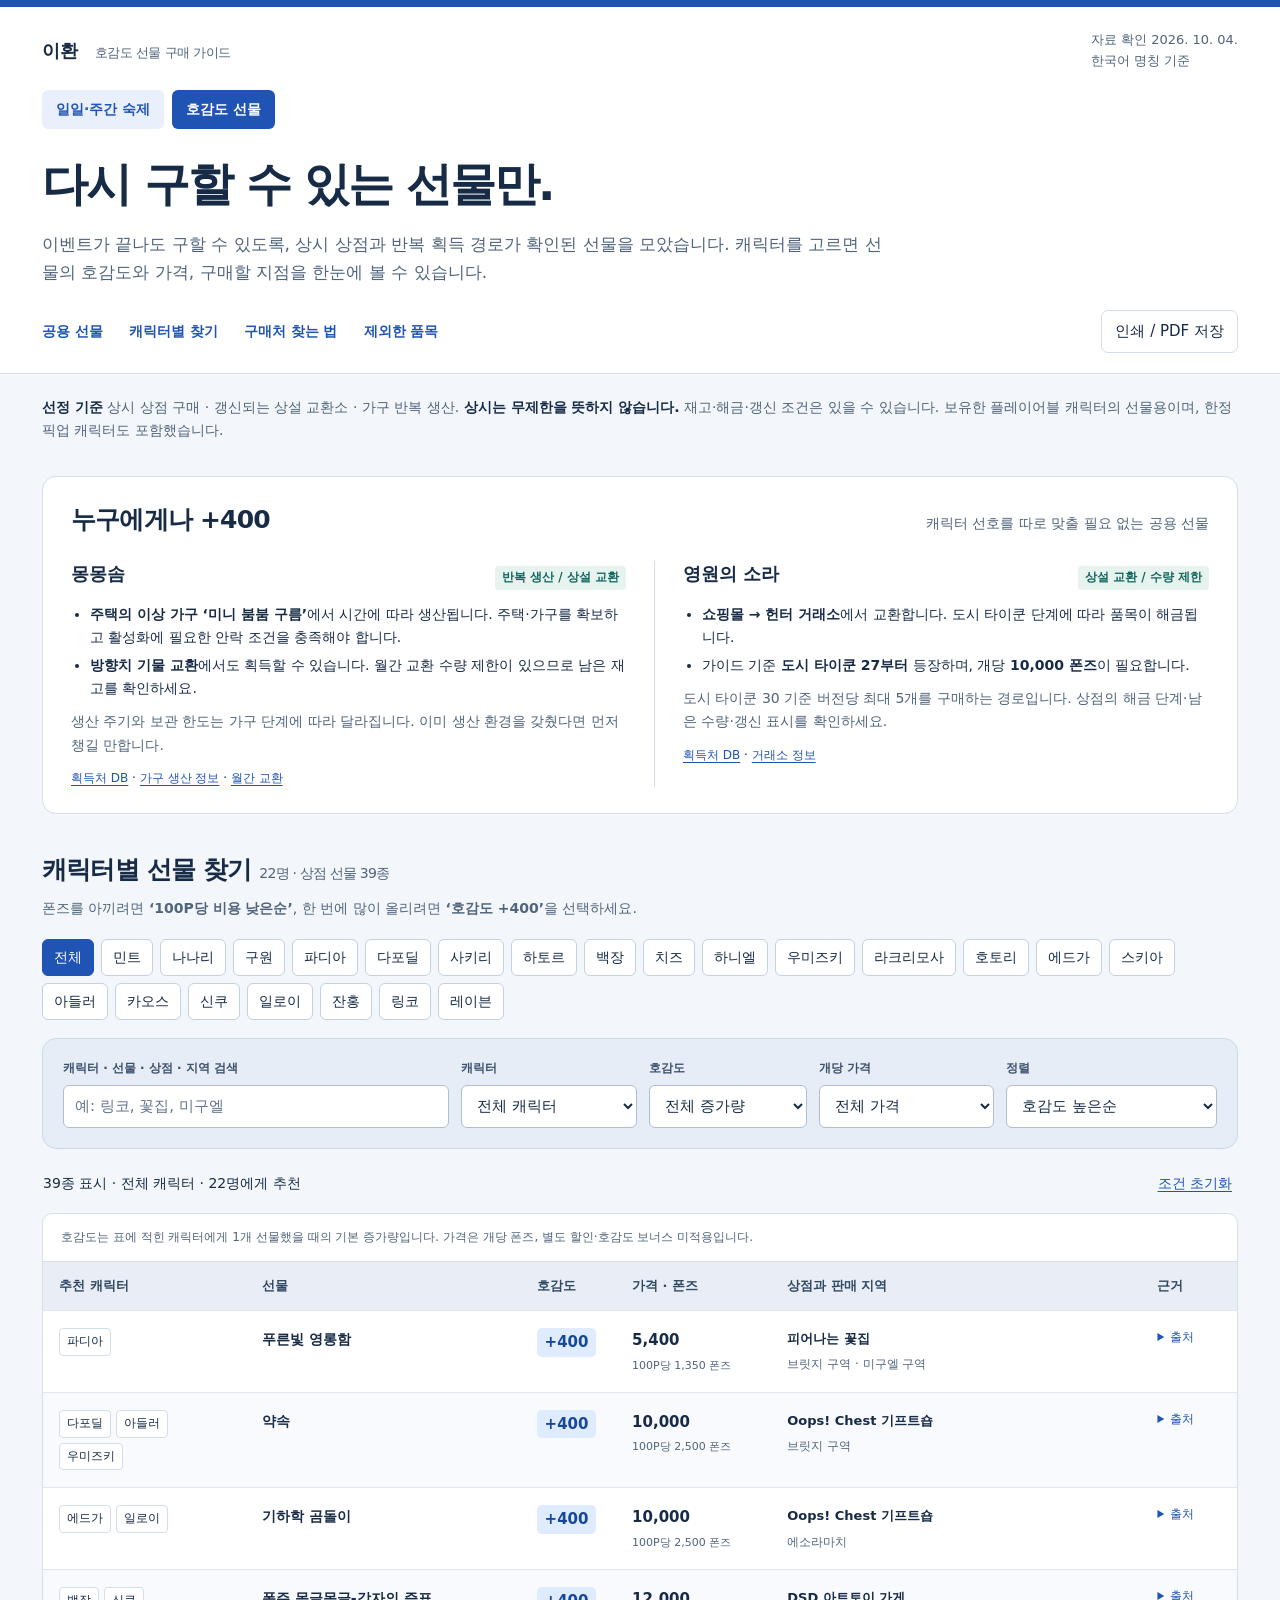
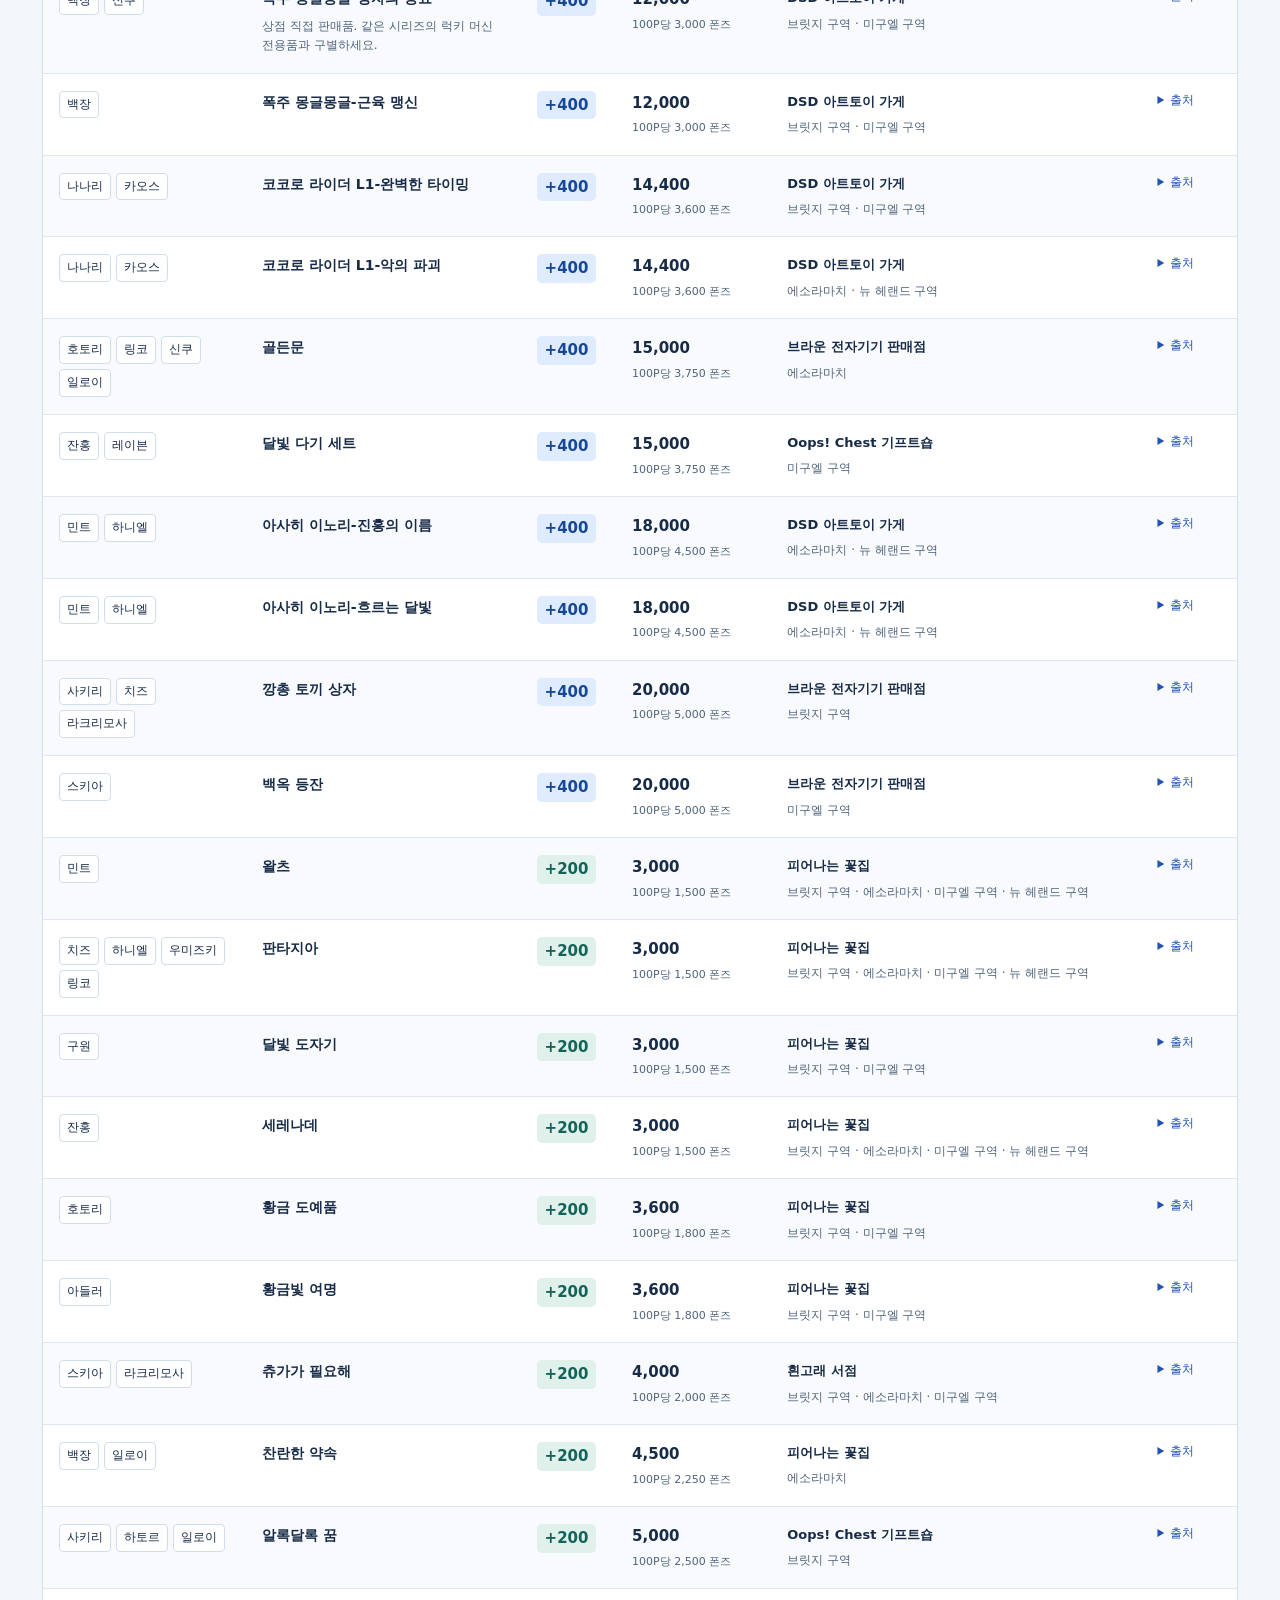
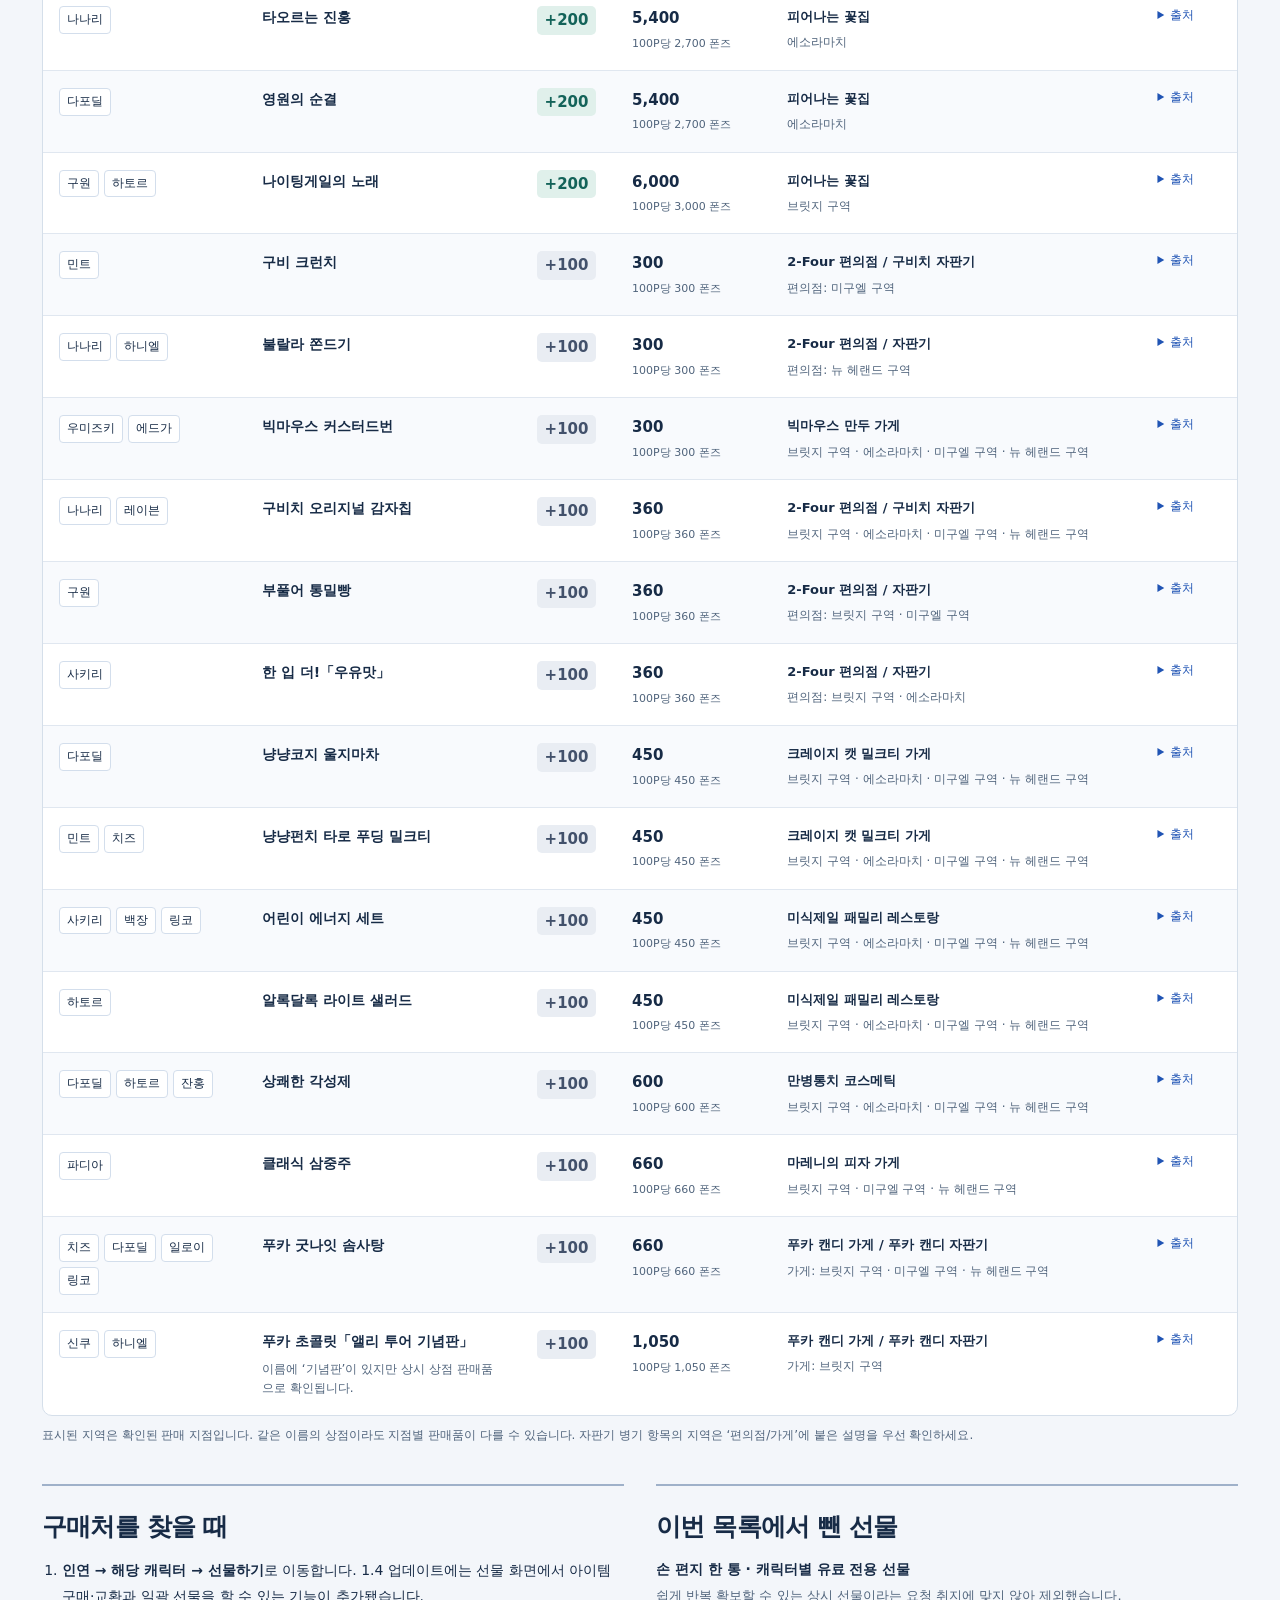
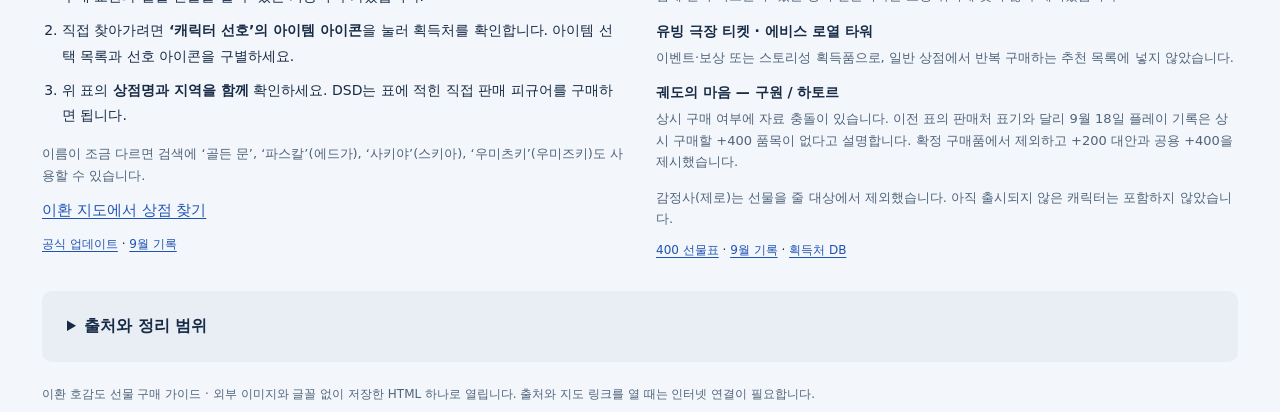
<file: 이환_상시_호감도_선물.html>
<!doctype html>
<html lang="ko"><head><meta charset="utf-8"><meta name="viewport" content="width=device-width, initial-scale=1"><meta name="color-scheme" content="light"><title>이환 호감도 선물 | 상시 구매·획득 가이드</title><style>
:root{--paper:#f3f6fa;--white:#fff;--ink:#172b46;--muted:#50647c;--blue:#2054b4;--teal:#14675e;--line:#d5dfea;--pale:#eaf0fb;--radius:14px}
*{box-sizing:border-box}html{scroll-behavior:smooth;scroll-padding-top:18px}body{margin:0;background:var(--paper);color:var(--ink);font-family:"Malgun Gothic","Apple SD Gothic Neo",system-ui,sans-serif;font-size:15px;line-height:1.65}button,input,select{font:inherit}button,select{cursor:pointer}a{color:var(--blue);text-underline-offset:3px}button:focus-visible,a:focus-visible,input:focus-visible,select:focus-visible,summary:focus-visible{outline:3px solid #a54305;outline-offset:3px}.skip{position:absolute;top:-100px;left:10px;background:white;padding:12px;z-index:10}.skip:focus{top:8px}.wrap{max-width:1376px;margin:auto;padding:0 42px}.top{border-top:7px solid var(--blue);background:white;border-bottom:1px solid var(--line)}.brandline{display:flex;justify-content:space-between;align-items:center;gap:16px;padding:22px 0 14px}.wordmark{font-size:18px;font-weight:900;letter-spacing:-.5px}.wordmark span{font-size:13px;font-weight:500;color:var(--muted);margin-left:12px}.date{font-size:13px;color:var(--muted)}h1{font-size:46px;line-height:1.28;letter-spacing:-2px;margin:14px 0 16px}h2{font-size:25px;letter-spacing:-.8px;line-height:1.4;margin:0 0 10px}h3{font-size:18px;line-height:1.45;margin:0 0 8px}p{margin:0 0 12px}.intro{max-width:840px;font-size:17px;color:var(--muted);margin-bottom:24px}.nav{display:flex;gap:26px;align-items:center;padding:0 0 20px;flex-wrap:wrap}.nav a{text-decoration:none;font-weight:700;font-size:14px}.nav button{margin-left:auto}.plain{border:1px solid var(--line);background:white;border-radius:7px;padding:8px 13px;color:var(--ink)}.plain:hover{background:var(--pale)}main{padding-bottom:40px}.scope{padding:22px 0;color:var(--muted);font-size:14px}.scope strong{color:var(--ink)}.commons{border:1px solid var(--line);border-radius:var(--radius);background:white;padding:25px 28px}.sectionhead{display:flex;justify-content:space-between;gap:20px;align-items:baseline}.sectionhead p{font-size:14px;color:var(--muted)}.common-grid{display:grid;grid-template-columns:1fr 1fr;gap:28px;margin-top:14px}.common-grid article+article{border-left:1px solid var(--line);padding-left:28px}.common-title{display:flex;justify-content:space-between;gap:12px;align-items:center}.label{font-size:12px;color:var(--teal);background:#e6f3ef;border-radius:4px;padding:2px 7px;font-weight:700}.common-grid p{font-size:14px}.common-grid ul{padding-left:19px;margin:8px 0 10px}.common-grid li{font-size:14px;margin:5px 0}.fine{font-size:13px;color:var(--muted)}.sources-inline{font-size:12px}.inventory{margin-top:38px}.tiny-count{font-size:14px;color:var(--muted);font-weight:500}.helper{color:var(--muted);font-size:14px}.characters{display:flex;gap:7px;flex-wrap:wrap;margin:18px 0}.character{border:1px solid #c4d1e1;border-radius:6px;color:var(--ink);background:white;font-size:14px;padding:6px 11px}.character:hover{border-color:var(--blue);color:var(--blue)}.character[aria-pressed=true]{color:white;background:var(--blue);border-color:var(--blue)}.filters{display:grid;grid-template-columns:2.2fr 1fr .9fr 1fr 1.2fr;gap:12px;padding:20px;background:#e7edf6;border:1px solid #cdd9e8;border-radius:var(--radius)}label{display:block;font-size:12px;font-weight:700;margin-bottom:6px;color:#3d506c}input,select{width:100%;min-width:0;height:43px;border:1px solid #afbed1;border-radius:6px;background:white;color:var(--ink);padding:0 11px}input::placeholder{color:#65758c}.resultline{display:flex;align-items:center;justify-content:space-between;gap:14px;padding:18px 1px 13px;font-size:14px}.resultline p{margin:0}.reset{border:0;background:transparent;color:var(--blue);font-size:14px;text-decoration:underline;text-underline-offset:3px;padding:5px}.notice{background:#e8f3ef;border-left:4px solid var(--teal);padding:13px 17px;margin:0 0 16px;font-size:14px}.notice p{margin:0}.tablebox{background:white;border:1px solid var(--line);border-radius:10px;overflow:clip}table{width:100%;border-collapse:collapse;table-layout:fixed;font-size:14px}caption{text-align:left;padding:14px 18px;font-size:12px;color:var(--muted);border-bottom:1px solid var(--line)}thead{background:#e9eef6}th{text-align:left;font-weight:700;font-size:13px;padding:13px 16px;color:#314862}td{padding:17px 16px;vertical-align:top;border-top:1px solid #e0e7f0}tbody tr:nth-child(even){background:#f8fafd}tbody tr:hover{background:#edf3ff}.people{display:flex;flex-wrap:wrap;gap:5px}.who{border:1px solid #d3deec;border-radius:4px;background:white;color:var(--ink);font-size:12px;padding:3px 7px;white-space:nowrap}.who:hover{background:var(--pale);color:var(--blue)}.gift-name{font-size:14px;font-weight:700;line-height:1.65;display:block;word-break:keep-all;overflow-wrap:anywhere}.item-note{display:block;color:var(--muted);font-size:12px;margin-top:7px;line-height:1.6}.gain{display:inline-block;font-size:15px;font-weight:800;white-space:nowrap;border-radius:5px;padding:2px 8px;font-variant-numeric:tabular-nums}.g400{color:#174897;background:#dfebff}.g200{color:#136359;background:#e0f0eb}.g100{color:#42516b;background:#e9edf3}.money{display:block;font-size:15px;white-space:nowrap;font-variant-numeric:tabular-nums}td small{display:block;font-size:11px;color:var(--muted);margin-top:4px;white-space:nowrap}.shop{display:block;font-weight:600;font-size:13px;word-break:keep-all}.area{display:block;color:var(--muted);font-size:12px;line-height:1.7;margin-top:5px;word-break:keep-all}.evidence{font-size:12px}.evidence summary{cursor:pointer;color:var(--blue);white-space:nowrap}.evidence div{padding-top:7px;line-height:1.9}.evidence a{white-space:normal}.empty{padding:35px 20px;text-align:center;background:white}.empty strong{display:block;font-size:18px;margin-bottom:5px}[hidden]{display:none!important}.bottomgrid{display:grid;grid-template-columns:1fr 1fr;gap:32px;margin-top:38px}.bottomgrid section{padding-top:23px;border-top:2px solid #9fb1c9}.bottomgrid ol,.bottomgrid ul{padding-left:20px;margin:14px 0}.bottomgrid li{font-size:14px;line-height:1.85;margin:8px 0}.excluded{margin:14px 0}.excluded div{margin:0 0 13px}.excluded dt{font-size:14px;font-weight:700}.excluded dd{font-size:13px;margin:4px 0;color:var(--muted)}.references{margin-top:30px;padding:22px 25px;background:#e9eef5;border-radius:10px;font-size:13px}.references summary{cursor:pointer;font-size:16px;font-weight:700}.references ul{columns:2;column-gap:40px;padding-left:20px}.references li{padding:3px 0;break-inside:avoid}.references p{margin:12px 0 0;max-width:950px}.footer{font-size:12px;color:var(--muted);padding:23px 0 8px}.nojs{padding:15px;background:#fff0d5}.hint{margin-top:10px;font-size:12px;color:var(--muted)}
@media(min-width:1150px){thead th{position:sticky;top:0;z-index:1;background:#e9eef6}}
@media(max-width:1100px){.wrap{padding:0 24px}table{font-size:13px}th,td{padding:13px 11px}.filters{grid-template-columns:2fr 1fr 1fr}.filters>div:first-child{grid-column:span 1}.common-grid{gap:20px}.common-grid article+article{padding-left:20px}h1{font-size:39px}}
@media(max-width:760px){.wrap{padding:0 18px}.brandline{padding-top:17px;align-items:flex-start}.wordmark span{display:block;margin-left:0;font-size:12px}.date{font-size:11px;padding-top:4px}h1{font-size:32px;letter-spacing:-1.4px;margin-top:15px}.intro{font-size:15px;line-height:1.75}.nav{gap:17px}.nav a{font-size:13px}.nav button{font-size:12px;padding:5px 8px}h2{font-size:23px}.scope{font-size:13px;padding:18px 0}.commons{padding:20px}.sectionhead{display:block}.common-grid{display:block}.common-grid article+article{border-left:0;border-top:1px solid var(--line);padding:18px 0 0;margin-top:19px}.inventory{margin-top:30px}.characters{gap:6px}.character{padding:5px 9px;font-size:13px}.filters{grid-template-columns:1fr 1fr;padding:15px;gap:10px}.filters>div:first-child{grid-column:span 2}.filters>div:last-child{grid-column:span 2}.resultline{font-size:13px}.tablebox{border:0;border-radius:0;background:transparent;overflow:visible}table,tbody,tr,td{display:block;width:100%}colgroup,thead{display:none}caption{display:block;padding:0 0 12px;border:0;font-size:12px}tbody tr{margin-bottom:12px;border:1px solid #cdd9e6;border-radius:10px;background:white!important;overflow:hidden;padding:10px 15px}td{border:0;padding:7px 0;display:grid;grid-template-columns:80px 1fr;gap:8px}td:before{content:attr(data-label);font-size:12px;color:var(--muted);font-weight:600;padding-top:2px}td .gain{justify-self:start}td small{grid-column:2;margin-top:-7px}td .area,td .item-note{grid-column:2;margin-top:0}.gift-name{font-size:15px}.shop{font-size:13px}.area{font-size:12px}.bottomgrid{grid-template-columns:1fr;gap:24px;margin-top:25px}.references{padding:18px}.references ul{columns:1}.empty{border-radius:10px}.hint{line-height:1.8}}
@media(prefers-reduced-motion:reduce){html{scroll-behavior:auto}}
@media print{body{background:white;font-size:10pt}.wrap{max-width:none;padding:0}.top{border-top:0}.brandline{padding-top:0}h1{font-size:26pt}.nav,.filters,.characters,.reset,.evidence,.skip,.sources-inline{display:none!important}.intro{font-size:11pt}.commons{break-inside:avoid}.scope{padding:10px 0}.common-grid p,.common-grid li{font-size:9pt}.inventory{margin-top:18px}table{font-size:9pt}th,td{padding:9px 7px}.tablebox{overflow:visible}thead{display:table-header-group}thead th{position:static}tr{break-inside:avoid}td:last-child,th:last-child{display:none}.who{border:0;padding:0;font-size:9pt;background:none}.people{gap:6px}.gift-name,.money{font-size:9pt}.shop,.area,td small{font-size:8pt}.gain{font-size:10pt}h2{font-size:16pt}.bottomgrid{display:block}.bottomgrid section{break-inside:avoid;margin-top:18px}.references{background:white;padding:12px 0}.references summary{display:none}.references ul{display:none}.footer{font-size:8pt}.hint{font-size:8pt}}
.site-pages{display:flex;gap:8px;padding:4px 0 12px;flex-wrap:wrap}.site-pages a{padding:8px 14px;border-radius:6px;text-decoration:none;font-weight:700;font-size:14px;background:#eaf0fb;color:#2054b4}.site-pages a[aria-current="page"]{background:#2054b4;color:white}@media print{.site-pages{display:none}}</style></head><body>
<a class="skip" href="#gifts">선물 목록으로 건너뛰기</a>
<header class="top"><div class="wrap"><div class="brandline"><div class="wordmark">이환 <span>호감도 선물 구매 가이드</span></div><div class="date">자료 확인 2026. 10. 04.<br>한국어 명칭 기준</div></div><nav class="site-pages" aria-label="가이드 페이지"><a href="index.html">일일·주간 숙제</a><a href="이환_상시_호감도_선물.html" aria-current="page">호감도 선물</a></nav><h1>다시 구할 수 있는 선물만.</h1><p class="intro">이벤트가 끝나도 구할 수 있도록, 상시 상점과 반복 획득 경로가 확인된 선물을 모았습니다. 캐릭터를 고르면 선물의 호감도와 가격, 구매할 지점을 한눈에 볼 수 있습니다.</p><nav class="nav" aria-label="본문 바로가기"><a href="#common">공용 선물</a><a href="#gifts">캐릭터별 찾기</a><a href="#where">구매처 찾는 법</a><a href="#excluded">제외한 품목</a><button class="plain" id="print" type="button">인쇄 / PDF 저장</button></nav></div></header>
<main class="wrap"><p class="scope"><strong>선정 기준</strong> 상시 상점 구매 · 갱신되는 상설 교환소 · 가구 반복 생산. <strong>상시는 무제한을 뜻하지 않습니다.</strong> 재고·해금·갱신 조건은 있을 수 있습니다. 보유한 플레이어블 캐릭터의 선물용이며, 한정 픽업 캐릭터도 포함했습니다.</p>
<section id="common" class="commons" aria-labelledby="common-heading"><div class="sectionhead"><h2 id="common-heading">누구에게나 +400</h2><p>캐릭터 선호를 따로 맞출 필요 없는 공용 선물</p></div><div class="common-grid"><article><div class="common-title"><h3>몽몽솜</h3><span class="label">반복 생산 / 상설 교환</span></div><ul><li><strong>주택의 이상 가구 ‘미니 붐붐 구름’</strong>에서 시간에 따라 생산됩니다. 주택·가구를 확보하고 활성화에 필요한 안락 조건을 충족해야 합니다.</li><li><strong>방향치 기물 교환</strong>에서도 획득할 수 있습니다. 월간 교환 수량 제한이 있으므로 남은 재고를 확인하세요.</li></ul><p class="fine">생산 주기와 보관 한도는 가구 단계에 따라 달라집니다. 이미 생산 환경을 갖췄다면 먼저 챙길 만합니다.</p><div class="sources-inline"><a href="https://gamewith.ai/nte/ko/item" target="_blank" rel="noopener noreferrer">획득처 DB</a> · <a href="https://www.kaiden.gg/nte/anomaly-furniture/compressed-boom-boom-cloud/" target="_blank" rel="noopener noreferrer">가구 생산 정보</a> · <a href="https://m.inven.co.kr/board/nte/6518/47" target="_blank" rel="noopener noreferrer">월간 교환</a></div></article><article><div class="common-title"><h3>영원의 소라</h3><span class="label">상설 교환 / 수량 제한</span></div><ul><li><strong>쇼핑몰 → 헌터 거래소</strong>에서 교환합니다. 도시 타이쿤 단계에 따라 품목이 해금됩니다.</li><li>가이드 기준 <strong>도시 타이쿤 27부터</strong> 등장하며, 개당 <strong>10,000 폰즈</strong>이 필요합니다.</li></ul><p class="fine">도시 타이쿤 30 기준 버전당 최대 5개를 구매하는 경로입니다. 상점의 해금 단계·남은 수량·갱신 표시를 확인하세요.</p><div class="sources-inline"><a href="https://gamewith.ai/nte/ko/item" target="_blank" rel="noopener noreferrer">획득처 DB</a> · <a href="https://sayo-nyaa.tistory.com/2336" target="_blank" rel="noopener noreferrer">거래소 정보</a></div></article></div></section>
<section id="gifts" class="inventory" aria-labelledby="gift-heading"><div class="sectionhead"><h2 id="gift-heading">캐릭터별 선물 찾기 <span class="tiny-count">22명 · 상점 선물 39종</span></h2></div><p class="helper">폰즈를 아끼려면 <strong>‘100P당 비용 낮은순’</strong>, 한 번에 많이 올리려면 <strong>‘호감도 +400’</strong>을 선택하세요.</p><div class="characters" role="group" aria-label="캐릭터 빠른 선택"><button class="character" type="button" data-pick="" aria-pressed="true">전체</button><button type="button" class="character" data-pick="민트" aria-pressed="false">민트</button><button type="button" class="character" data-pick="나나리" aria-pressed="false">나나리</button><button type="button" class="character" data-pick="구원" aria-pressed="false">구원</button><button type="button" class="character" data-pick="파디아" aria-pressed="false">파디아</button><button type="button" class="character" data-pick="다포딜" aria-pressed="false">다포딜</button><button type="button" class="character" data-pick="사키리" aria-pressed="false">사키리</button><button type="button" class="character" data-pick="하토르" aria-pressed="false">하토르</button><button type="button" class="character" data-pick="백장" aria-pressed="false">백장</button><button type="button" class="character" data-pick="치즈" aria-pressed="false">치즈</button><button type="button" class="character" data-pick="하니엘" aria-pressed="false">하니엘</button><button type="button" class="character" data-pick="우미즈키" aria-pressed="false">우미즈키</button><button type="button" class="character" data-pick="라크리모사" aria-pressed="false">라크리모사</button><button type="button" class="character" data-pick="호토리" aria-pressed="false">호토리</button><button type="button" class="character" data-pick="에드가" aria-pressed="false">에드가</button><button type="button" class="character" data-pick="스키아" aria-pressed="false">스키아</button><button type="button" class="character" data-pick="아들러" aria-pressed="false">아들러</button><button type="button" class="character" data-pick="카오스" aria-pressed="false">카오스</button><button type="button" class="character" data-pick="신쿠" aria-pressed="false">신쿠</button><button type="button" class="character" data-pick="일로이" aria-pressed="false">일로이</button><button type="button" class="character" data-pick="잔홍" aria-pressed="false">잔홍</button><button type="button" class="character" data-pick="링코" aria-pressed="false">링코</button><button type="button" class="character" data-pick="레이븐" aria-pressed="false">레이븐</button></div>
<noscript><p class="nojs">검색과 필터는 JavaScript가 필요합니다. 아래 전체 선물표와 구매처는 그대로 읽을 수 있습니다.</p></noscript>
<div class="filters"><div><label for="query">캐릭터 · 선물 · 상점 · 지역 검색</label><input type="search" id="query" placeholder="예: 링코, 꽃집, 미구엘" autocomplete="off"></div><div><label for="character">캐릭터</label><select id="character"><option value="">전체 캐릭터</option><option>민트</option><option>나나리</option><option>구원</option><option>파디아</option><option>다포딜</option><option>사키리</option><option>하토르</option><option>백장</option><option>치즈</option><option>하니엘</option><option>우미즈키</option><option>라크리모사</option><option>호토리</option><option>에드가</option><option>스키아</option><option>아들러</option><option>카오스</option><option>신쿠</option><option>일로이</option><option>잔홍</option><option>링코</option><option>레이븐</option></select></div><div><label for="gain">호감도</label><select id="gain"><option value="">전체 증가량</option><option value="400">+400</option><option value="200">+200</option><option value="100">+100</option></select></div><div><label for="budget">개당 가격</label><select id="budget"><option value="">전체 가격</option><option value="1000">1,000 폰즈 이하</option><option value="6000">6,000 폰즈 이하</option><option value="15000">15,000 폰즈 이하</option></select></div><div><label for="sort">정렬</label><select id="sort"><option value="gain">호감도 높은순</option><option value="price">가격 낮은순</option><option value="value">100P당 비용 낮은순</option><option value="shop">구매처순</option></select></div></div>
<div class="resultline"><p id="result" role="status" aria-live="polite">39종 표시 · 전체 캐릭터</p><button class="reset" type="button" id="reset">조건 초기화</button></div><div id="char-note" class="notice" hidden></div>
<div class="tablebox"><table><caption>호감도는 표에 적힌 캐릭터에게 1개 선물했을 때의 기본 증가량입니다. 가격은 개당 폰즈, 별도 할인·호감도 보너스 미적용입니다.</caption><colgroup><col style="width:17%"><col style="width:23%"><col style="width:8%"><col style="width:13%"><col style="width:31%"><col style="width:8%"></colgroup><thead><tr><th scope="col">추천 캐릭터</th><th scope="col">선물</th><th scope="col">호감도</th><th scope="col">가격 · 폰즈</th><th scope="col">상점과 판매 지역</th><th scope="col">근거</th></tr></thead><tbody id="rows"><tr data-id="0"><td data-label="추천 캐릭터"><div class="people"><button type="button" class="who" data-pick="파디아" aria-label="파디아 선물만 보기">파디아</button></div></td><td data-label="선물"><strong class="gift-name">푸른빛 영롱함</strong></td><td data-label="호감도"><span class="gain g400">+400</span></td><td data-label="가격"><strong class="money">5,400</strong><small>100P당 1,350 폰즈</small></td><td data-label="구매처"><span class="shop">피어나는 꽃집</span><span class="area">브릿지 구역 · 미구엘 구역</span></td><td data-label="근거"><details class="evidence"><summary>출처</summary><div><a href="https://sayo-nyaa.tistory.com/2375" target="_blank" rel="noopener noreferrer">9월 기록</a> · <a href="https://gamewith.ai/nte/ko/item" target="_blank" rel="noopener noreferrer">획득처 DB</a></div></details></td></tr>
<tr data-id="1"><td data-label="추천 캐릭터"><div class="people"><button type="button" class="who" data-pick="다포딜" aria-label="다포딜 선물만 보기">다포딜</button><button type="button" class="who" data-pick="아들러" aria-label="아들러 선물만 보기">아들러</button><button type="button" class="who" data-pick="우미즈키" aria-label="우미즈키 선물만 보기">우미즈키</button></div></td><td data-label="선물"><strong class="gift-name">약속</strong></td><td data-label="호감도"><span class="gain g400">+400</span></td><td data-label="가격"><strong class="money">10,000</strong><small>100P당 2,500 폰즈</small></td><td data-label="구매처"><span class="shop">Oops! Chest 기프트숍</span><span class="area">브릿지 구역</span></td><td data-label="근거"><details class="evidence"><summary>출처</summary><div><a href="https://m.inven.co.kr/board/nte/6518/103?p=5&amp;vtype=mobile" target="_blank" rel="noopener noreferrer">400 선물표</a> · <a href="https://sayo-nyaa.tistory.com/2375" target="_blank" rel="noopener noreferrer">9월 기록</a> · <a href="https://gamewith.ai/nte/ko/item" target="_blank" rel="noopener noreferrer">획득처 DB</a></div></details></td></tr>
<tr data-id="2"><td data-label="추천 캐릭터"><div class="people"><button type="button" class="who" data-pick="에드가" aria-label="에드가 선물만 보기">에드가</button><button type="button" class="who" data-pick="일로이" aria-label="일로이 선물만 보기">일로이</button></div></td><td data-label="선물"><strong class="gift-name">기하학 곰돌이</strong></td><td data-label="호감도"><span class="gain g400">+400</span></td><td data-label="가격"><strong class="money">10,000</strong><small>100P당 2,500 폰즈</small></td><td data-label="구매처"><span class="shop">Oops! Chest 기프트숍</span><span class="area">에소라마치</span></td><td data-label="근거"><details class="evidence"><summary>출처</summary><div><a href="https://sayo-nyaa.tistory.com/2375" target="_blank" rel="noopener noreferrer">9월 기록</a> · <a href="https://gamewith.ai/nte/ko/item" target="_blank" rel="noopener noreferrer">획득처 DB</a></div></details></td></tr>
<tr data-id="3"><td data-label="추천 캐릭터"><div class="people"><button type="button" class="who" data-pick="백장" aria-label="백장 선물만 보기">백장</button><button type="button" class="who" data-pick="신쿠" aria-label="신쿠 선물만 보기">신쿠</button></div></td><td data-label="선물"><strong class="gift-name">폭주 몽글몽글-강자의 증표</strong><span class="item-note">상점 직접 판매품. 같은 시리즈의 럭키 머신 전용품과 구별하세요.</span></td><td data-label="호감도"><span class="gain g400">+400</span></td><td data-label="가격"><strong class="money">12,000</strong><small>100P당 3,000 폰즈</small></td><td data-label="구매처"><span class="shop">DSD 아트토이 가게</span><span class="area">브릿지 구역 · 미구엘 구역</span></td><td data-label="근거"><details class="evidence"><summary>출처</summary><div><a href="https://sayo-nyaa.tistory.com/2375" target="_blank" rel="noopener noreferrer">9월 기록</a> · <a href="https://gamewith.ai/nte/ko/item" target="_blank" rel="noopener noreferrer">획득처 DB</a></div></details></td></tr>
<tr data-id="4"><td data-label="추천 캐릭터"><div class="people"><button type="button" class="who" data-pick="백장" aria-label="백장 선물만 보기">백장</button></div></td><td data-label="선물"><strong class="gift-name">폭주 몽글몽글-근육 맹신</strong></td><td data-label="호감도"><span class="gain g400">+400</span></td><td data-label="가격"><strong class="money">12,000</strong><small>100P당 3,000 폰즈</small></td><td data-label="구매처"><span class="shop">DSD 아트토이 가게</span><span class="area">브릿지 구역 · 미구엘 구역</span></td><td data-label="근거"><details class="evidence"><summary>출처</summary><div><a href="https://sayo-nyaa.tistory.com/2375" target="_blank" rel="noopener noreferrer">9월 기록</a> · <a href="https://gamewith.ai/nte/ko/item" target="_blank" rel="noopener noreferrer">획득처 DB</a></div></details></td></tr>
<tr data-id="5"><td data-label="추천 캐릭터"><div class="people"><button type="button" class="who" data-pick="나나리" aria-label="나나리 선물만 보기">나나리</button><button type="button" class="who" data-pick="카오스" aria-label="카오스 선물만 보기">카오스</button></div></td><td data-label="선물"><strong class="gift-name">코코로 라이더 L1-완벽한 타이밍</strong></td><td data-label="호감도"><span class="gain g400">+400</span></td><td data-label="가격"><strong class="money">14,400</strong><small>100P당 3,600 폰즈</small></td><td data-label="구매처"><span class="shop">DSD 아트토이 가게</span><span class="area">브릿지 구역 · 미구엘 구역</span></td><td data-label="근거"><details class="evidence"><summary>출처</summary><div><a href="https://sayo-nyaa.tistory.com/2375" target="_blank" rel="noopener noreferrer">9월 기록</a> · <a href="https://gamewith.ai/nte/ko/item" target="_blank" rel="noopener noreferrer">획득처 DB</a></div></details></td></tr>
<tr data-id="6"><td data-label="추천 캐릭터"><div class="people"><button type="button" class="who" data-pick="나나리" aria-label="나나리 선물만 보기">나나리</button><button type="button" class="who" data-pick="카오스" aria-label="카오스 선물만 보기">카오스</button></div></td><td data-label="선물"><strong class="gift-name">코코로 라이더 L1-악의 파괴</strong></td><td data-label="호감도"><span class="gain g400">+400</span></td><td data-label="가격"><strong class="money">14,400</strong><small>100P당 3,600 폰즈</small></td><td data-label="구매처"><span class="shop">DSD 아트토이 가게</span><span class="area">에소라마치 · 뉴 헤랜드 구역</span></td><td data-label="근거"><details class="evidence"><summary>출처</summary><div><a href="https://sayo-nyaa.tistory.com/2375" target="_blank" rel="noopener noreferrer">9월 기록</a> · <a href="https://gamewith.ai/nte/ko/item" target="_blank" rel="noopener noreferrer">획득처 DB</a></div></details></td></tr>
<tr data-id="7"><td data-label="추천 캐릭터"><div class="people"><button type="button" class="who" data-pick="호토리" aria-label="호토리 선물만 보기">호토리</button><button type="button" class="who" data-pick="링코" aria-label="링코 선물만 보기">링코</button><button type="button" class="who" data-pick="신쿠" aria-label="신쿠 선물만 보기">신쿠</button><button type="button" class="who" data-pick="일로이" aria-label="일로이 선물만 보기">일로이</button></div></td><td data-label="선물"><strong class="gift-name">골든문</strong></td><td data-label="호감도"><span class="gain g400">+400</span></td><td data-label="가격"><strong class="money">15,000</strong><small>100P당 3,750 폰즈</small></td><td data-label="구매처"><span class="shop">브라운 전자기기 판매점</span><span class="area">에소라마치</span></td><td data-label="근거"><details class="evidence"><summary>출처</summary><div><a href="https://gamewith.net/nte/75779" target="_blank" rel="noopener noreferrer">선물 공략</a> · <a href="https://sayo-nyaa.tistory.com/2375" target="_blank" rel="noopener noreferrer">9월 기록</a> · <a href="https://www.neverness.app/characters/linko" target="_blank" rel="noopener noreferrer">링코 DB</a> · <a href="https://gamewith.ai/nte/ko/item" target="_blank" rel="noopener noreferrer">획득처 DB</a></div></details></td></tr>
<tr data-id="8"><td data-label="추천 캐릭터"><div class="people"><button type="button" class="who" data-pick="잔홍" aria-label="잔홍 선물만 보기">잔홍</button><button type="button" class="who" data-pick="레이븐" aria-label="레이븐 선물만 보기">레이븐</button></div></td><td data-label="선물"><strong class="gift-name">달빛 다기 세트</strong></td><td data-label="호감도"><span class="gain g400">+400</span></td><td data-label="가격"><strong class="money">15,000</strong><small>100P당 3,750 폰즈</small></td><td data-label="구매처"><span class="shop">Oops! Chest 기프트숍</span><span class="area">미구엘 구역</span></td><td data-label="근거"><details class="evidence"><summary>출처</summary><div><a href="https://www.icy-veins.com/neverness-to-everness/items/furniture-ornament-026" target="_blank" rel="noopener noreferrer">아이템 DB</a> · <a href="https://www.neverness.app/characters/blackbird" target="_blank" rel="noopener noreferrer">레이븐 DB</a> · <a href="https://gamewith.ai/nte/ko/item" target="_blank" rel="noopener noreferrer">획득처 DB</a></div></details></td></tr>
<tr data-id="9"><td data-label="추천 캐릭터"><div class="people"><button type="button" class="who" data-pick="민트" aria-label="민트 선물만 보기">민트</button><button type="button" class="who" data-pick="하니엘" aria-label="하니엘 선물만 보기">하니엘</button></div></td><td data-label="선물"><strong class="gift-name">아사히 이노리-진홍의 이름</strong></td><td data-label="호감도"><span class="gain g400">+400</span></td><td data-label="가격"><strong class="money">18,000</strong><small>100P당 4,500 폰즈</small></td><td data-label="구매처"><span class="shop">DSD 아트토이 가게</span><span class="area">에소라마치 · 뉴 헤랜드 구역</span></td><td data-label="근거"><details class="evidence"><summary>출처</summary><div><a href="https://sayo-nyaa.tistory.com/2375" target="_blank" rel="noopener noreferrer">9월 기록</a> · <a href="https://gamewith.ai/nte/ko/item" target="_blank" rel="noopener noreferrer">획득처 DB</a></div></details></td></tr>
<tr data-id="10"><td data-label="추천 캐릭터"><div class="people"><button type="button" class="who" data-pick="민트" aria-label="민트 선물만 보기">민트</button><button type="button" class="who" data-pick="하니엘" aria-label="하니엘 선물만 보기">하니엘</button></div></td><td data-label="선물"><strong class="gift-name">아사히 이노리-흐르는 달빛</strong></td><td data-label="호감도"><span class="gain g400">+400</span></td><td data-label="가격"><strong class="money">18,000</strong><small>100P당 4,500 폰즈</small></td><td data-label="구매처"><span class="shop">DSD 아트토이 가게</span><span class="area">에소라마치 · 뉴 헤랜드 구역</span></td><td data-label="근거"><details class="evidence"><summary>출처</summary><div><a href="https://sayo-nyaa.tistory.com/2375" target="_blank" rel="noopener noreferrer">9월 기록</a> · <a href="https://gamewith.ai/nte/ko/item" target="_blank" rel="noopener noreferrer">획득처 DB</a></div></details></td></tr>
<tr data-id="11"><td data-label="추천 캐릭터"><div class="people"><button type="button" class="who" data-pick="사키리" aria-label="사키리 선물만 보기">사키리</button><button type="button" class="who" data-pick="치즈" aria-label="치즈 선물만 보기">치즈</button><button type="button" class="who" data-pick="라크리모사" aria-label="라크리모사 선물만 보기">라크리모사</button></div></td><td data-label="선물"><strong class="gift-name">깡총 토끼 상자</strong></td><td data-label="호감도"><span class="gain g400">+400</span></td><td data-label="가격"><strong class="money">20,000</strong><small>100P당 5,000 폰즈</small></td><td data-label="구매처"><span class="shop">브라운 전자기기 판매점</span><span class="area">브릿지 구역</span></td><td data-label="근거"><details class="evidence"><summary>출처</summary><div><a href="https://sayo-nyaa.tistory.com/2375" target="_blank" rel="noopener noreferrer">9월 기록</a> · <a href="https://gamewith.ai/nte/ko/item" target="_blank" rel="noopener noreferrer">획득처 DB</a></div></details></td></tr>
<tr data-id="12"><td data-label="추천 캐릭터"><div class="people"><button type="button" class="who" data-pick="스키아" aria-label="스키아 선물만 보기">스키아</button></div></td><td data-label="선물"><strong class="gift-name">백옥 등잔</strong></td><td data-label="호감도"><span class="gain g400">+400</span></td><td data-label="가격"><strong class="money">20,000</strong><small>100P당 5,000 폰즈</small></td><td data-label="구매처"><span class="shop">브라운 전자기기 판매점</span><span class="area">미구엘 구역</span></td><td data-label="근거"><details class="evidence"><summary>출처</summary><div><a href="https://sayo-nyaa.tistory.com/2375" target="_blank" rel="noopener noreferrer">9월 기록</a> · <a href="https://gamewith.ai/nte/ko/item" target="_blank" rel="noopener noreferrer">획득처 DB</a></div></details></td></tr>
<tr data-id="13"><td data-label="추천 캐릭터"><div class="people"><button type="button" class="who" data-pick="민트" aria-label="민트 선물만 보기">민트</button></div></td><td data-label="선물"><strong class="gift-name">왈츠</strong></td><td data-label="호감도"><span class="gain g200">+200</span></td><td data-label="가격"><strong class="money">3,000</strong><small>100P당 1,500 폰즈</small></td><td data-label="구매처"><span class="shop">피어나는 꽃집</span><span class="area">브릿지 구역 · 에소라마치 · 미구엘 구역 · 뉴 헤랜드 구역</span></td><td data-label="근거"><details class="evidence"><summary>출처</summary><div><a href="https://m.inven.co.kr/board/nte/6518/136?iskin=nte&amp;p=3" target="_blank" rel="noopener noreferrer">효율표</a> · <a href="https://gamewith.net/nte/75779" target="_blank" rel="noopener noreferrer">선물 공략</a> · <a href="https://gamewith.ai/nte/ko/item" target="_blank" rel="noopener noreferrer">획득처 DB</a></div></details></td></tr>
<tr data-id="14"><td data-label="추천 캐릭터"><div class="people"><button type="button" class="who" data-pick="치즈" aria-label="치즈 선물만 보기">치즈</button><button type="button" class="who" data-pick="하니엘" aria-label="하니엘 선물만 보기">하니엘</button><button type="button" class="who" data-pick="우미즈키" aria-label="우미즈키 선물만 보기">우미즈키</button><button type="button" class="who" data-pick="링코" aria-label="링코 선물만 보기">링코</button></div></td><td data-label="선물"><strong class="gift-name">판타지아</strong></td><td data-label="호감도"><span class="gain g200">+200</span></td><td data-label="가격"><strong class="money">3,000</strong><small>100P당 1,500 폰즈</small></td><td data-label="구매처"><span class="shop">피어나는 꽃집</span><span class="area">브릿지 구역 · 에소라마치 · 미구엘 구역 · 뉴 헤랜드 구역</span></td><td data-label="근거"><details class="evidence"><summary>출처</summary><div><a href="https://m.inven.co.kr/board/nte/6518/136?iskin=nte&amp;p=3" target="_blank" rel="noopener noreferrer">효율표</a> · <a href="https://gamewith.net/nte/75779" target="_blank" rel="noopener noreferrer">선물 공략</a> · <a href="https://www.neverness.app/characters/linko" target="_blank" rel="noopener noreferrer">링코 DB</a> · <a href="https://gamewith.ai/nte/ko/item" target="_blank" rel="noopener noreferrer">획득처 DB</a></div></details></td></tr>
<tr data-id="15"><td data-label="추천 캐릭터"><div class="people"><button type="button" class="who" data-pick="구원" aria-label="구원 선물만 보기">구원</button></div></td><td data-label="선물"><strong class="gift-name">달빛 도자기</strong></td><td data-label="호감도"><span class="gain g200">+200</span></td><td data-label="가격"><strong class="money">3,000</strong><small>100P당 1,500 폰즈</small></td><td data-label="구매처"><span class="shop">피어나는 꽃집</span><span class="area">브릿지 구역 · 미구엘 구역</span></td><td data-label="근거"><details class="evidence"><summary>출처</summary><div><a href="https://m.inven.co.kr/board/nte/6518/136?iskin=nte&amp;p=3" target="_blank" rel="noopener noreferrer">효율표</a> · <a href="https://gamewith.net/nte/75779" target="_blank" rel="noopener noreferrer">선물 공략</a> · <a href="https://gamewith.ai/nte/ko/item" target="_blank" rel="noopener noreferrer">획득처 DB</a></div></details></td></tr>
<tr data-id="16"><td data-label="추천 캐릭터"><div class="people"><button type="button" class="who" data-pick="잔홍" aria-label="잔홍 선물만 보기">잔홍</button></div></td><td data-label="선물"><strong class="gift-name">세레나데</strong></td><td data-label="호감도"><span class="gain g200">+200</span></td><td data-label="가격"><strong class="money">3,000</strong><small>100P당 1,500 폰즈</small></td><td data-label="구매처"><span class="shop">피어나는 꽃집</span><span class="area">브릿지 구역 · 에소라마치 · 미구엘 구역 · 뉴 헤랜드 구역</span></td><td data-label="근거"><details class="evidence"><summary>출처</summary><div><a href="https://www.icy-veins.com/neverness-to-everness/items/flower0008" target="_blank" rel="noopener noreferrer">아이템 DB</a> · <a href="https://gamewith.ai/nte/ko/item" target="_blank" rel="noopener noreferrer">획득처 DB</a></div></details></td></tr>
<tr data-id="17"><td data-label="추천 캐릭터"><div class="people"><button type="button" class="who" data-pick="호토리" aria-label="호토리 선물만 보기">호토리</button></div></td><td data-label="선물"><strong class="gift-name">황금 도예품</strong></td><td data-label="호감도"><span class="gain g200">+200</span></td><td data-label="가격"><strong class="money">3,600</strong><small>100P당 1,800 폰즈</small></td><td data-label="구매처"><span class="shop">피어나는 꽃집</span><span class="area">브릿지 구역 · 미구엘 구역</span></td><td data-label="근거"><details class="evidence"><summary>출처</summary><div><a href="https://m.inven.co.kr/board/nte/6518/136?iskin=nte&amp;p=3" target="_blank" rel="noopener noreferrer">효율표</a> · <a href="https://gamewith.net/nte/75779" target="_blank" rel="noopener noreferrer">선물 공략</a> · <a href="https://gamewith.ai/nte/ko/item" target="_blank" rel="noopener noreferrer">획득처 DB</a></div></details></td></tr>
<tr data-id="18"><td data-label="추천 캐릭터"><div class="people"><button type="button" class="who" data-pick="아들러" aria-label="아들러 선물만 보기">아들러</button></div></td><td data-label="선물"><strong class="gift-name">황금빛 여명</strong></td><td data-label="호감도"><span class="gain g200">+200</span></td><td data-label="가격"><strong class="money">3,600</strong><small>100P당 1,800 폰즈</small></td><td data-label="구매처"><span class="shop">피어나는 꽃집</span><span class="area">브릿지 구역 · 미구엘 구역</span></td><td data-label="근거"><details class="evidence"><summary>출처</summary><div><a href="https://m.inven.co.kr/board/nte/6518/136?iskin=nte&amp;p=3" target="_blank" rel="noopener noreferrer">효율표</a> · <a href="https://gamewith.net/nte/75779" target="_blank" rel="noopener noreferrer">선물 공략</a> · <a href="https://gamewith.ai/nte/ko/item" target="_blank" rel="noopener noreferrer">획득처 DB</a></div></details></td></tr>
<tr data-id="19"><td data-label="추천 캐릭터"><div class="people"><button type="button" class="who" data-pick="스키아" aria-label="스키아 선물만 보기">스키아</button><button type="button" class="who" data-pick="라크리모사" aria-label="라크리모사 선물만 보기">라크리모사</button></div></td><td data-label="선물"><strong class="gift-name">츄가가 필요해</strong></td><td data-label="호감도"><span class="gain g200">+200</span></td><td data-label="가격"><strong class="money">4,000</strong><small>100P당 2,000 폰즈</small></td><td data-label="구매처"><span class="shop">흰고래 서점</span><span class="area">브릿지 구역 · 에소라마치 · 미구엘 구역</span></td><td data-label="근거"><details class="evidence"><summary>출처</summary><div><a href="https://m.inven.co.kr/board/nte/6518/136?iskin=nte&amp;p=3" target="_blank" rel="noopener noreferrer">효율표</a> · <a href="https://gamewith.net/nte/75779" target="_blank" rel="noopener noreferrer">선물 공략</a> · <a href="https://gamewith.ai/nte/ko/item" target="_blank" rel="noopener noreferrer">획득처 DB</a></div></details></td></tr>
<tr data-id="20"><td data-label="추천 캐릭터"><div class="people"><button type="button" class="who" data-pick="백장" aria-label="백장 선물만 보기">백장</button><button type="button" class="who" data-pick="일로이" aria-label="일로이 선물만 보기">일로이</button></div></td><td data-label="선물"><strong class="gift-name">찬란한 약속</strong></td><td data-label="호감도"><span class="gain g200">+200</span></td><td data-label="가격"><strong class="money">4,500</strong><small>100P당 2,250 폰즈</small></td><td data-label="구매처"><span class="shop">피어나는 꽃집</span><span class="area">에소라마치</span></td><td data-label="근거"><details class="evidence"><summary>출처</summary><div><a href="https://m.inven.co.kr/board/nte/6518/136?iskin=nte&amp;p=3" target="_blank" rel="noopener noreferrer">효율표</a> · <a href="https://gamewith.net/nte/75779" target="_blank" rel="noopener noreferrer">선물 공략</a> · <a href="https://kr.ldplayer.net/blog/nte-neverness-to-everness-character-gift-guide.html" target="_blank" rel="noopener noreferrer">선호표</a> · <a href="https://gamewith.ai/nte/ko/item" target="_blank" rel="noopener noreferrer">획득처 DB</a></div></details></td></tr>
<tr data-id="21"><td data-label="추천 캐릭터"><div class="people"><button type="button" class="who" data-pick="사키리" aria-label="사키리 선물만 보기">사키리</button><button type="button" class="who" data-pick="하토르" aria-label="하토르 선물만 보기">하토르</button><button type="button" class="who" data-pick="일로이" aria-label="일로이 선물만 보기">일로이</button></div></td><td data-label="선물"><strong class="gift-name">알록달록 꿈</strong></td><td data-label="호감도"><span class="gain g200">+200</span></td><td data-label="가격"><strong class="money">5,000</strong><small>100P당 2,500 폰즈</small></td><td data-label="구매처"><span class="shop">Oops! Chest 기프트숍</span><span class="area">브릿지 구역</span></td><td data-label="근거"><details class="evidence"><summary>출처</summary><div><a href="https://m.inven.co.kr/board/nte/6518/136?iskin=nte&amp;p=3" target="_blank" rel="noopener noreferrer">효율표</a> · <a href="https://gamewith.net/nte/75779" target="_blank" rel="noopener noreferrer">선물 공략</a> · <a href="https://kr.ldplayer.net/blog/nte-neverness-to-everness-character-gift-guide.html" target="_blank" rel="noopener noreferrer">선호표</a> · <a href="https://gamewith.ai/nte/ko/item" target="_blank" rel="noopener noreferrer">획득처 DB</a></div></details></td></tr>
<tr data-id="22"><td data-label="추천 캐릭터"><div class="people"><button type="button" class="who" data-pick="나나리" aria-label="나나리 선물만 보기">나나리</button></div></td><td data-label="선물"><strong class="gift-name">타오르는 진홍</strong></td><td data-label="호감도"><span class="gain g200">+200</span></td><td data-label="가격"><strong class="money">5,400</strong><small>100P당 2,700 폰즈</small></td><td data-label="구매처"><span class="shop">피어나는 꽃집</span><span class="area">에소라마치</span></td><td data-label="근거"><details class="evidence"><summary>출처</summary><div><a href="https://m.inven.co.kr/board/nte/6518/136?iskin=nte&amp;p=3" target="_blank" rel="noopener noreferrer">효율표</a> · <a href="https://gamewith.net/nte/75779" target="_blank" rel="noopener noreferrer">선물 공략</a> · <a href="https://gamewith.ai/nte/ko/item" target="_blank" rel="noopener noreferrer">획득처 DB</a></div></details></td></tr>
<tr data-id="23"><td data-label="추천 캐릭터"><div class="people"><button type="button" class="who" data-pick="다포딜" aria-label="다포딜 선물만 보기">다포딜</button></div></td><td data-label="선물"><strong class="gift-name">영원의 순결</strong></td><td data-label="호감도"><span class="gain g200">+200</span></td><td data-label="가격"><strong class="money">5,400</strong><small>100P당 2,700 폰즈</small></td><td data-label="구매처"><span class="shop">피어나는 꽃집</span><span class="area">에소라마치</span></td><td data-label="근거"><details class="evidence"><summary>출처</summary><div><a href="https://m.inven.co.kr/board/nte/6518/136?iskin=nte&amp;p=3" target="_blank" rel="noopener noreferrer">효율표</a> · <a href="https://gamewith.net/nte/75779" target="_blank" rel="noopener noreferrer">선물 공략</a> · <a href="https://gamewith.ai/nte/ko/item" target="_blank" rel="noopener noreferrer">획득처 DB</a></div></details></td></tr>
<tr data-id="24"><td data-label="추천 캐릭터"><div class="people"><button type="button" class="who" data-pick="구원" aria-label="구원 선물만 보기">구원</button><button type="button" class="who" data-pick="하토르" aria-label="하토르 선물만 보기">하토르</button></div></td><td data-label="선물"><strong class="gift-name">나이팅게일의 노래</strong></td><td data-label="호감도"><span class="gain g200">+200</span></td><td data-label="가격"><strong class="money">6,000</strong><small>100P당 3,000 폰즈</small></td><td data-label="구매처"><span class="shop">피어나는 꽃집</span><span class="area">브릿지 구역</span></td><td data-label="근거"><details class="evidence"><summary>출처</summary><div><a href="https://sayo-nyaa.tistory.com/2375" target="_blank" rel="noopener noreferrer">9월 기록</a> · <a href="https://gamewith.net/nte/75779" target="_blank" rel="noopener noreferrer">선물 공략</a> · <a href="https://gamewith.ai/nte/ko/item" target="_blank" rel="noopener noreferrer">획득처 DB</a></div></details></td></tr>
<tr data-id="25"><td data-label="추천 캐릭터"><div class="people"><button type="button" class="who" data-pick="민트" aria-label="민트 선물만 보기">민트</button></div></td><td data-label="선물"><strong class="gift-name">구비 크런치</strong></td><td data-label="호감도"><span class="gain g100">+100</span></td><td data-label="가격"><strong class="money">300</strong><small>100P당 300 폰즈</small></td><td data-label="구매처"><span class="shop">2-Four 편의점 / 구비치 자판기</span><span class="area">편의점: 미구엘 구역</span></td><td data-label="근거"><details class="evidence"><summary>출처</summary><div><a href="https://kr.ldplayer.net/blog/nte-neverness-to-everness-character-gift-guide.html" target="_blank" rel="noopener noreferrer">선호표</a> · <a href="https://gamewith.net/nte/75779" target="_blank" rel="noopener noreferrer">선물 공략</a> · <a href="https://gamewith.ai/nte/ko/item" target="_blank" rel="noopener noreferrer">획득처 DB</a></div></details></td></tr>
<tr data-id="26"><td data-label="추천 캐릭터"><div class="people"><button type="button" class="who" data-pick="나나리" aria-label="나나리 선물만 보기">나나리</button><button type="button" class="who" data-pick="하니엘" aria-label="하니엘 선물만 보기">하니엘</button></div></td><td data-label="선물"><strong class="gift-name">불랄라 쫀드기</strong></td><td data-label="호감도"><span class="gain g100">+100</span></td><td data-label="가격"><strong class="money">300</strong><small>100P당 300 폰즈</small></td><td data-label="구매처"><span class="shop">2-Four 편의점 / 자판기</span><span class="area">편의점: 뉴 헤랜드 구역</span></td><td data-label="근거"><details class="evidence"><summary>출처</summary><div><a href="https://kr.ldplayer.net/blog/nte-neverness-to-everness-character-gift-guide.html" target="_blank" rel="noopener noreferrer">선호표</a> · <a href="https://gamewith.net/nte/75779" target="_blank" rel="noopener noreferrer">선물 공략</a> · <a href="https://gamewith.ai/nte/ko/item" target="_blank" rel="noopener noreferrer">획득처 DB</a></div></details></td></tr>
<tr data-id="27"><td data-label="추천 캐릭터"><div class="people"><button type="button" class="who" data-pick="우미즈키" aria-label="우미즈키 선물만 보기">우미즈키</button><button type="button" class="who" data-pick="에드가" aria-label="에드가 선물만 보기">에드가</button></div></td><td data-label="선물"><strong class="gift-name">빅마우스 커스터드번</strong></td><td data-label="호감도"><span class="gain g100">+100</span></td><td data-label="가격"><strong class="money">300</strong><small>100P당 300 폰즈</small></td><td data-label="구매처"><span class="shop">빅마우스 만두 가게</span><span class="area">브릿지 구역 · 에소라마치 · 미구엘 구역 · 뉴 헤랜드 구역</span></td><td data-label="근거"><details class="evidence"><summary>출처</summary><div><a href="https://kr.ldplayer.net/blog/nte-neverness-to-everness-character-gift-guide.html" target="_blank" rel="noopener noreferrer">선호표</a> · <a href="https://gamewith.net/nte/75779" target="_blank" rel="noopener noreferrer">선물 공략</a> · <a href="https://gamewith.ai/nte/ko/item" target="_blank" rel="noopener noreferrer">획득처 DB</a></div></details></td></tr>
<tr data-id="28"><td data-label="추천 캐릭터"><div class="people"><button type="button" class="who" data-pick="나나리" aria-label="나나리 선물만 보기">나나리</button><button type="button" class="who" data-pick="레이븐" aria-label="레이븐 선물만 보기">레이븐</button></div></td><td data-label="선물"><strong class="gift-name">구비치 오리지널 감자칩</strong></td><td data-label="호감도"><span class="gain g100">+100</span></td><td data-label="가격"><strong class="money">360</strong><small>100P당 360 폰즈</small></td><td data-label="구매처"><span class="shop">2-Four 편의점 / 구비치 자판기</span><span class="area">브릿지 구역 · 에소라마치 · 미구엘 구역 · 뉴 헤랜드 구역</span></td><td data-label="근거"><details class="evidence"><summary>출처</summary><div><a href="https://kr.ldplayer.net/blog/nte-neverness-to-everness-character-gift-guide.html" target="_blank" rel="noopener noreferrer">선호표</a> · <a href="https://www.neverness.app/characters/blackbird" target="_blank" rel="noopener noreferrer">레이븐 DB</a> · <a href="https://gamewith.ai/nte/ko/item" target="_blank" rel="noopener noreferrer">획득처 DB</a></div></details></td></tr>
<tr data-id="29"><td data-label="추천 캐릭터"><div class="people"><button type="button" class="who" data-pick="구원" aria-label="구원 선물만 보기">구원</button></div></td><td data-label="선물"><strong class="gift-name">부풀어 통밀빵</strong></td><td data-label="호감도"><span class="gain g100">+100</span></td><td data-label="가격"><strong class="money">360</strong><small>100P당 360 폰즈</small></td><td data-label="구매처"><span class="shop">2-Four 편의점 / 자판기</span><span class="area">편의점: 브릿지 구역 · 미구엘 구역</span></td><td data-label="근거"><details class="evidence"><summary>출처</summary><div><a href="https://kr.ldplayer.net/blog/nte-neverness-to-everness-character-gift-guide.html" target="_blank" rel="noopener noreferrer">선호표</a> · <a href="https://gamewith.net/nte/75779" target="_blank" rel="noopener noreferrer">선물 공략</a> · <a href="https://gamewith.ai/nte/ko/item" target="_blank" rel="noopener noreferrer">획득처 DB</a></div></details></td></tr>
<tr data-id="30"><td data-label="추천 캐릭터"><div class="people"><button type="button" class="who" data-pick="사키리" aria-label="사키리 선물만 보기">사키리</button></div></td><td data-label="선물"><strong class="gift-name">한 입 더!「우유맛」</strong></td><td data-label="호감도"><span class="gain g100">+100</span></td><td data-label="가격"><strong class="money">360</strong><small>100P당 360 폰즈</small></td><td data-label="구매처"><span class="shop">2-Four 편의점 / 자판기</span><span class="area">편의점: 브릿지 구역 · 에소라마치</span></td><td data-label="근거"><details class="evidence"><summary>출처</summary><div><a href="https://kr.ldplayer.net/blog/nte-neverness-to-everness-character-gift-guide.html" target="_blank" rel="noopener noreferrer">선호표</a> · <a href="https://gamewith.net/nte/75779" target="_blank" rel="noopener noreferrer">선물 공략</a> · <a href="https://gamewith.ai/nte/ko/item" target="_blank" rel="noopener noreferrer">획득처 DB</a></div></details></td></tr>
<tr data-id="31"><td data-label="추천 캐릭터"><div class="people"><button type="button" class="who" data-pick="다포딜" aria-label="다포딜 선물만 보기">다포딜</button></div></td><td data-label="선물"><strong class="gift-name">냥냥코지 울지마차</strong></td><td data-label="호감도"><span class="gain g100">+100</span></td><td data-label="가격"><strong class="money">450</strong><small>100P당 450 폰즈</small></td><td data-label="구매처"><span class="shop">크레이지 캣 밀크티 가게</span><span class="area">브릿지 구역 · 에소라마치 · 미구엘 구역 · 뉴 헤랜드 구역</span></td><td data-label="근거"><details class="evidence"><summary>출처</summary><div><a href="https://kr.ldplayer.net/blog/nte-neverness-to-everness-character-gift-guide.html" target="_blank" rel="noopener noreferrer">선호표</a> · <a href="https://gamewith.net/nte/75779" target="_blank" rel="noopener noreferrer">선물 공략</a> · <a href="https://gamewith.ai/nte/ko/item" target="_blank" rel="noopener noreferrer">획득처 DB</a></div></details></td></tr>
<tr data-id="32"><td data-label="추천 캐릭터"><div class="people"><button type="button" class="who" data-pick="민트" aria-label="민트 선물만 보기">민트</button><button type="button" class="who" data-pick="치즈" aria-label="치즈 선물만 보기">치즈</button></div></td><td data-label="선물"><strong class="gift-name">냥냥펀치 타로 푸딩 밀크티</strong></td><td data-label="호감도"><span class="gain g100">+100</span></td><td data-label="가격"><strong class="money">450</strong><small>100P당 450 폰즈</small></td><td data-label="구매처"><span class="shop">크레이지 캣 밀크티 가게</span><span class="area">브릿지 구역 · 에소라마치 · 미구엘 구역 · 뉴 헤랜드 구역</span></td><td data-label="근거"><details class="evidence"><summary>출처</summary><div><a href="https://kr.ldplayer.net/blog/nte-neverness-to-everness-character-gift-guide.html" target="_blank" rel="noopener noreferrer">선호표</a> · <a href="https://gamewith.net/nte/75779" target="_blank" rel="noopener noreferrer">선물 공략</a> · <a href="https://gamewith.ai/nte/ko/item" target="_blank" rel="noopener noreferrer">획득처 DB</a></div></details></td></tr>
<tr data-id="33"><td data-label="추천 캐릭터"><div class="people"><button type="button" class="who" data-pick="사키리" aria-label="사키리 선물만 보기">사키리</button><button type="button" class="who" data-pick="백장" aria-label="백장 선물만 보기">백장</button><button type="button" class="who" data-pick="링코" aria-label="링코 선물만 보기">링코</button></div></td><td data-label="선물"><strong class="gift-name">어린이 에너지 세트</strong></td><td data-label="호감도"><span class="gain g100">+100</span></td><td data-label="가격"><strong class="money">450</strong><small>100P당 450 폰즈</small></td><td data-label="구매처"><span class="shop">미식제일 패밀리 레스토랑</span><span class="area">브릿지 구역 · 에소라마치 · 미구엘 구역 · 뉴 헤랜드 구역</span></td><td data-label="근거"><details class="evidence"><summary>출처</summary><div><a href="https://kr.ldplayer.net/blog/nte-neverness-to-everness-character-gift-guide.html" target="_blank" rel="noopener noreferrer">선호표</a> · <a href="https://gamewith.net/nte/75779" target="_blank" rel="noopener noreferrer">선물 공략</a> · <a href="https://www.neverness.app/characters/linko" target="_blank" rel="noopener noreferrer">링코 DB</a> · <a href="https://gamewith.ai/nte/ko/item" target="_blank" rel="noopener noreferrer">획득처 DB</a></div></details></td></tr>
<tr data-id="34"><td data-label="추천 캐릭터"><div class="people"><button type="button" class="who" data-pick="하토르" aria-label="하토르 선물만 보기">하토르</button></div></td><td data-label="선물"><strong class="gift-name">알록달록 라이트 샐러드</strong></td><td data-label="호감도"><span class="gain g100">+100</span></td><td data-label="가격"><strong class="money">450</strong><small>100P당 450 폰즈</small></td><td data-label="구매처"><span class="shop">미식제일 패밀리 레스토랑</span><span class="area">브릿지 구역 · 에소라마치 · 미구엘 구역 · 뉴 헤랜드 구역</span></td><td data-label="근거"><details class="evidence"><summary>출처</summary><div><a href="https://kr.ldplayer.net/blog/nte-neverness-to-everness-character-gift-guide.html" target="_blank" rel="noopener noreferrer">선호표</a> · <a href="https://gamewith.net/nte/75779" target="_blank" rel="noopener noreferrer">선물 공략</a> · <a href="https://gamewith.ai/nte/ko/item" target="_blank" rel="noopener noreferrer">획득처 DB</a></div></details></td></tr>
<tr data-id="35"><td data-label="추천 캐릭터"><div class="people"><button type="button" class="who" data-pick="다포딜" aria-label="다포딜 선물만 보기">다포딜</button><button type="button" class="who" data-pick="하토르" aria-label="하토르 선물만 보기">하토르</button><button type="button" class="who" data-pick="잔홍" aria-label="잔홍 선물만 보기">잔홍</button></div></td><td data-label="선물"><strong class="gift-name">상쾌한 각성제</strong></td><td data-label="호감도"><span class="gain g100">+100</span></td><td data-label="가격"><strong class="money">600</strong><small>100P당 600 폰즈</small></td><td data-label="구매처"><span class="shop">만병통치 코스메틱</span><span class="area">브릿지 구역 · 에소라마치 · 미구엘 구역 · 뉴 헤랜드 구역</span></td><td data-label="근거"><details class="evidence"><summary>출처</summary><div><a href="https://kr.ldplayer.net/blog/nte-neverness-to-everness-character-gift-guide.html" target="_blank" rel="noopener noreferrer">선호표</a> · <a href="https://gamewith.net/nte/75779" target="_blank" rel="noopener noreferrer">선물 공략</a> · <a href="https://gamewith.ai/nte/ko/item" target="_blank" rel="noopener noreferrer">획득처 DB</a></div></details></td></tr>
<tr data-id="36"><td data-label="추천 캐릭터"><div class="people"><button type="button" class="who" data-pick="파디아" aria-label="파디아 선물만 보기">파디아</button></div></td><td data-label="선물"><strong class="gift-name">클래식 삼중주</strong></td><td data-label="호감도"><span class="gain g100">+100</span></td><td data-label="가격"><strong class="money">660</strong><small>100P당 660 폰즈</small></td><td data-label="구매처"><span class="shop">마레니의 피자 가게</span><span class="area">브릿지 구역 · 미구엘 구역 · 뉴 헤랜드 구역</span></td><td data-label="근거"><details class="evidence"><summary>출처</summary><div><a href="https://kr.ldplayer.net/blog/nte-neverness-to-everness-character-gift-guide.html" target="_blank" rel="noopener noreferrer">선호표</a> · <a href="https://gamewith.net/nte/75779" target="_blank" rel="noopener noreferrer">선물 공략</a> · <a href="https://gamewith.ai/nte/ko/item" target="_blank" rel="noopener noreferrer">획득처 DB</a></div></details></td></tr>
<tr data-id="37"><td data-label="추천 캐릭터"><div class="people"><button type="button" class="who" data-pick="치즈" aria-label="치즈 선물만 보기">치즈</button><button type="button" class="who" data-pick="다포딜" aria-label="다포딜 선물만 보기">다포딜</button><button type="button" class="who" data-pick="일로이" aria-label="일로이 선물만 보기">일로이</button><button type="button" class="who" data-pick="링코" aria-label="링코 선물만 보기">링코</button></div></td><td data-label="선물"><strong class="gift-name">푸카 굿나잇 솜사탕</strong></td><td data-label="호감도"><span class="gain g100">+100</span></td><td data-label="가격"><strong class="money">660</strong><small>100P당 660 폰즈</small></td><td data-label="구매처"><span class="shop">푸카 캔디 가게 / 푸카 캔디 자판기</span><span class="area">가게: 브릿지 구역 · 미구엘 구역 · 뉴 헤랜드 구역</span></td><td data-label="근거"><details class="evidence"><summary>출처</summary><div><a href="https://kr.ldplayer.net/blog/nte-neverness-to-everness-character-gift-guide.html" target="_blank" rel="noopener noreferrer">선호표</a> · <a href="https://www.neverness.app/characters/linko" target="_blank" rel="noopener noreferrer">링코 DB</a> · <a href="https://gamewith.ai/nte/ko/item" target="_blank" rel="noopener noreferrer">획득처 DB</a></div></details></td></tr>
<tr data-id="38"><td data-label="추천 캐릭터"><div class="people"><button type="button" class="who" data-pick="신쿠" aria-label="신쿠 선물만 보기">신쿠</button><button type="button" class="who" data-pick="하니엘" aria-label="하니엘 선물만 보기">하니엘</button></div></td><td data-label="선물"><strong class="gift-name">푸카 초콜릿「앨리 투어 기념판」</strong><span class="item-note">이름에 ‘기념판’이 있지만 상시 상점 판매품으로 확인됩니다.</span></td><td data-label="호감도"><span class="gain g100">+100</span></td><td data-label="가격"><strong class="money">1,050</strong><small>100P당 1,050 폰즈</small></td><td data-label="구매처"><span class="shop">푸카 캔디 가게 / 푸카 캔디 자판기</span><span class="area">가게: 브릿지 구역</span></td><td data-label="근거"><details class="evidence"><summary>출처</summary><div><a href="https://kr.ldplayer.net/blog/nte-neverness-to-everness-character-gift-guide.html" target="_blank" rel="noopener noreferrer">선호표</a> · <a href="https://gamewith.net/nte/75779" target="_blank" rel="noopener noreferrer">선물 공략</a> · <a href="https://gamewith.ai/nte/ko/item" target="_blank" rel="noopener noreferrer">획득처 DB</a></div></details></td></tr></tbody></table><div class="empty" id="empty" hidden><strong>조건에 맞는 선물이 없습니다.</strong><p>가격이나 호감도 조건을 넓히거나 검색어를 지워 보세요.</p><button type="button" class="plain" id="empty-reset">전체 목록 보기</button></div></div><p class="hint">표시된 지역은 확인된 판매 지점입니다. 같은 이름의 상점이라도 지점별 판매품이 다를 수 있습니다. 자판기 병기 항목의 지역은 ‘편의점/가게’에 붙은 설명을 우선 확인하세요.</p>
</section>
<div class="bottomgrid"><section id="where" aria-labelledby="where-heading"><h2 id="where-heading">구매처를 찾을 때</h2><ol><li><strong>인연 → 해당 캐릭터 → 선물하기</strong>로 이동합니다. 1.4 업데이트에는 선물 화면에서 아이템 구매·교환과 일괄 선물을 할 수 있는 기능이 추가됐습니다.</li><li>직접 찾아가려면 <strong>‘캐릭터 선호’의 아이템 아이콘</strong>을 눌러 획득처를 확인합니다. 아이템 선택 목록과 선호 아이콘을 구별하세요.</li><li>위 표의 <strong>상점명과 지역을 함께</strong> 확인하세요. DSD는 표에 적힌 직접 판매 피규어를 구매하면 됩니다.</li></ol><p class="fine">이름이 조금 다르면 검색에 ‘골든 문’, ‘파스칼’(에드가), ‘사키야’(스키아), ‘우미츠키’(우미즈키)도 사용할 수 있습니다.</p><p><a href="https://gigle.kr/nte/map" target="_blank" rel="noopener noreferrer">이환 지도에서 상점 찾기</a></p><div class="sources-inline"><a href="https://steamcommunity.com/app/4508340/allnews/?l=koreana" target="_blank" rel="noopener noreferrer">공식 업데이트</a> · <a href="https://sayo-nyaa.tistory.com/2375" target="_blank" rel="noopener noreferrer">9월 기록</a></div></section>
<section id="excluded" aria-labelledby="excluded-heading"><h2 id="excluded-heading">이번 목록에서 뺀 선물</h2><dl class="excluded"><div><dt>손 편지 한 통 · 캐릭터별 유료 전용 선물</dt><dd>쉽게 반복 확보할 수 있는 상시 선물이라는 요청 취지에 맞지 않아 제외했습니다.</dd></div><div><dt>유빙 극장 티켓 · 에비스 로열 타워</dt><dd>이벤트·보상 또는 스토리성 획득품으로, 일반 상점에서 반복 구매하는 추천 목록에 넣지 않았습니다.</dd></div><div><dt>궤도의 마음 — 구원 / 하토르</dt><dd>상시 구매 여부에 자료 충돌이 있습니다. 이전 표의 판매처 표기와 달리 9월 18일 플레이 기록은 상시 구매할 +400 품목이 없다고 설명합니다. 확정 구매품에서 제외하고 +200 대안과 공용 +400을 제시했습니다.</dd></div></dl><p class="fine">감정사(제로)는 선물을 줄 대상에서 제외했습니다. 아직 출시되지 않은 캐릭터는 포함하지 않았습니다.</p><div class="sources-inline"><a href="https://m.inven.co.kr/board/nte/6518/103?p=5&amp;vtype=mobile" target="_blank" rel="noopener noreferrer">400 선물표</a> · <a href="https://sayo-nyaa.tistory.com/2375" target="_blank" rel="noopener noreferrer">9월 기록</a> · <a href="https://gamewith.ai/nte/ko/item" target="_blank" rel="noopener noreferrer">획득처 DB</a></div></section></div>
<details class="references"><summary>출처와 정리 범위</summary><p>2026년 10월 4일 확인 가능한 공개 자료를 대조한 <strong>주요 상시 선물 목록</strong>입니다. 모든 선물의 전수 목록이나 실제 계정의 실시간 재고 확인은 아닙니다. 캐릭터 선호·가격과 한국어 아이템 DB의 획득처를 교차 확인했고, 초기 공략의 CBT 이름은 현재 명칭으로 바꿨습니다. 레이븐·링코는 개별 캐릭터 DB를 추가로 사용했습니다.</p><p>자료가 충돌하는 ‘궤도의 마음’은 추천에서 제외했습니다. 가격·보너스·교환 수량은 게임 내 현재 표시를 최종 기준으로 삼으세요. 표에서 캐릭터를 선택해도 위의 공용 +400 선물은 모두에게 적용됩니다.</p><ul><li><a href="https://gamewith.ai/nte/ko/item" target="_blank" rel="noopener noreferrer">한국어 아이템 DB · 이름과 획득처</a></li><li><a href="https://sayo-nyaa.tistory.com/2375" target="_blank" rel="noopener noreferrer">9월 18일 플레이 기록 · +400 선물·가격·예외</a></li><li><a href="https://m.inven.co.kr/board/nte/6518/136?iskin=nte&amp;p=3" target="_blank" rel="noopener noreferrer">인벤 · 구매처별 선물 효율표</a></li><li><a href="https://m.inven.co.kr/board/nte/6518/103?p=5&amp;vtype=mobile" target="_blank" rel="noopener noreferrer">인벤 · 캐릭터별 +400 선물표</a></li><li><a href="https://gamewith.net/nte/75779" target="_blank" rel="noopener noreferrer">GameWith · 선호 선물과 상점</a></li><li><a href="https://kr.ldplayer.net/blog/nte-neverness-to-everness-character-gift-guide.html" target="_blank" rel="noopener noreferrer">LDPlayer · 캐릭터별 선호 선물</a></li><li><a href="https://www.neverness.app/characters/linko" target="_blank" rel="noopener noreferrer">Neverness.app · 링코 선호 선물</a></li><li><a href="https://www.neverness.app/characters/blackbird" target="_blank" rel="noopener noreferrer">Neverness.app · 레이븐 선호 선물</a></li><li><a href="https://www.icy-veins.com/neverness-to-everness/items/furniture-ornament-026" target="_blank" rel="noopener noreferrer">Icy Veins · 달빛 다기 세트의 가격·선호 캐릭터</a></li><li><a href="https://www.icy-veins.com/neverness-to-everness/items/flower0008" target="_blank" rel="noopener noreferrer">Icy Veins · 세레나데의 가격·선호 캐릭터</a></li><li><a href="https://www.kaiden.gg/nte/anomaly-furniture/compressed-boom-boom-cloud/" target="_blank" rel="noopener noreferrer">Kaiden · 미니 붐붐 구름 생산 기능</a></li><li><a href="https://m.inven.co.kr/board/nte/6518/47" target="_blank" rel="noopener noreferrer">인벤 · 방향치 기물 월간 교환</a></li><li><a href="https://sayo-nyaa.tistory.com/2336" target="_blank" rel="noopener noreferrer">헌터 거래소 · 해금 단계와 교환 수량</a></li><li><a href="https://steamcommunity.com/app/4508340/allnews/?l=koreana" target="_blank" rel="noopener noreferrer">공식 Steam 소식 · 1.4 인연 화면 개편</a></li><li><a href="https://gigle.kr/nte/character" target="_blank" rel="noopener noreferrer">기글 · 캐릭터 목록</a></li></ul></details><footer class="footer">이환 호감도 선물 구매 가이드 · 외부 이미지와 글꼴 없이 저장한 HTML 하나로 열립니다. 출처와 지도 링크를 열 때는 인터넷 연결이 필요합니다.</footer>
</main><script>
'use strict';
const gifts=[{"name": "푸른빛 영롱함", "chars": ["파디아"], "gain": 400, "price": 5400, "shop": "피어나는 꽃집", "area": "브릿지 구역 · 미구엘 구역", "src": ["recent", "krdb"], "note": "", "alias": ""}, {"name": "약속", "chars": ["다포딜", "아들러", "우미즈키"], "gain": 400, "price": 10000, "shop": "Oops! Chest 기프트숍", "area": "브릿지 구역", "src": ["inven", "recent", "krdb"], "note": "", "alias": ""}, {"name": "기하학 곰돌이", "chars": ["에드가", "일로이"], "gain": 400, "price": 10000, "shop": "Oops! Chest 기프트숍", "area": "에소라마치", "src": ["recent", "krdb"], "note": "", "alias": "기하학곰돌이 Bear-o-metry"}, {"name": "폭주 몽글몽글-강자의 증표", "chars": ["백장", "신쿠"], "gain": 400, "price": 12000, "shop": "DSD 아트토이 가게", "area": "브릿지 구역 · 미구엘 구역", "src": ["recent", "krdb"], "note": "상점 직접 판매품. 같은 시리즈의 럭키 머신 전용품과 구별하세요.", "alias": ""}, {"name": "폭주 몽글몽글-근육 맹신", "chars": ["백장"], "gain": 400, "price": 12000, "shop": "DSD 아트토이 가게", "area": "브릿지 구역 · 미구엘 구역", "src": ["recent", "krdb"], "note": "", "alias": ""}, {"name": "코코로 라이더 L1-완벽한 타이밍", "chars": ["나나리", "카오스"], "gain": 400, "price": 14400, "shop": "DSD 아트토이 가게", "area": "브릿지 구역 · 미구엘 구역", "src": ["recent", "krdb"], "note": "", "alias": ""}, {"name": "코코로 라이더 L1-악의 파괴", "chars": ["나나리", "카오스"], "gain": 400, "price": 14400, "shop": "DSD 아트토이 가게", "area": "에소라마치 · 뉴 헤랜드 구역", "src": ["recent", "krdb"], "note": "", "alias": ""}, {"name": "골든문", "chars": ["호토리", "링코", "신쿠", "일로이"], "gain": 400, "price": 15000, "shop": "브라운 전자기기 판매점", "area": "에소라마치", "src": ["gw", "recent", "linko", "krdb"], "note": "", "alias": "골든 문 Golden Moon"}, {"name": "달빛 다기 세트", "chars": ["잔홍", "레이븐"], "gain": 400, "price": 15000, "shop": "Oops! Chest 기프트숍", "area": "미구엘 구역", "src": ["moon", "raven", "krdb"], "note": "", "alias": ""}, {"name": "아사히 이노리-진홍의 이름", "chars": ["민트", "하니엘"], "gain": 400, "price": 18000, "shop": "DSD 아트토이 가게", "area": "에소라마치 · 뉴 헤랜드 구역", "src": ["recent", "krdb"], "note": "", "alias": ""}, {"name": "아사히 이노리-흐르는 달빛", "chars": ["민트", "하니엘"], "gain": 400, "price": 18000, "shop": "DSD 아트토이 가게", "area": "에소라마치 · 뉴 헤랜드 구역", "src": ["recent", "krdb"], "note": "", "alias": ""}, {"name": "깡총 토끼 상자", "chars": ["사키리", "치즈", "라크리모사"], "gain": 400, "price": 20000, "shop": "브라운 전자기기 판매점", "area": "브릿지 구역", "src": ["recent", "krdb"], "note": "", "alias": ""}, {"name": "백옥 등잔", "chars": ["스키아"], "gain": 400, "price": 20000, "shop": "브라운 전자기기 판매점", "area": "미구엘 구역", "src": ["recent", "krdb"], "note": "", "alias": ""}, {"name": "왈츠", "chars": ["민트"], "gain": 200, "price": 3000, "shop": "피어나는 꽃집", "area": "브릿지 구역 · 에소라마치 · 미구엘 구역 · 뉴 헤랜드 구역", "src": ["efficient", "gw", "krdb"], "note": "", "alias": ""}, {"name": "판타지아", "chars": ["치즈", "하니엘", "우미즈키", "링코"], "gain": 200, "price": 3000, "shop": "피어나는 꽃집", "area": "브릿지 구역 · 에소라마치 · 미구엘 구역 · 뉴 헤랜드 구역", "src": ["efficient", "gw", "linko", "krdb"], "note": "", "alias": ""}, {"name": "달빛 도자기", "chars": ["구원"], "gain": 200, "price": 3000, "shop": "피어나는 꽃집", "area": "브릿지 구역 · 미구엘 구역", "src": ["efficient", "gw", "krdb"], "note": "", "alias": ""}, {"name": "세레나데", "chars": ["잔홍"], "gain": 200, "price": 3000, "shop": "피어나는 꽃집", "area": "브릿지 구역 · 에소라마치 · 미구엘 구역 · 뉴 헤랜드 구역", "src": ["serenade", "krdb"], "note": "", "alias": ""}, {"name": "황금 도예품", "chars": ["호토리"], "gain": 200, "price": 3600, "shop": "피어나는 꽃집", "area": "브릿지 구역 · 미구엘 구역", "src": ["efficient", "gw", "krdb"], "note": "", "alias": ""}, {"name": "황금빛 여명", "chars": ["아들러"], "gain": 200, "price": 3600, "shop": "피어나는 꽃집", "area": "브릿지 구역 · 미구엘 구역", "src": ["efficient", "gw", "krdb"], "note": "", "alias": ""}, {"name": "츄가가 필요해", "chars": ["스키아", "라크리모사"], "gain": 200, "price": 4000, "shop": "흰고래 서점", "area": "브릿지 구역 · 에소라마치 · 미구엘 구역", "src": ["efficient", "gw", "krdb"], "note": "", "alias": "휴가가 필요해 Chill Out"}, {"name": "찬란한 약속", "chars": ["백장", "일로이"], "gain": 200, "price": 4500, "shop": "피어나는 꽃집", "area": "에소라마치", "src": ["efficient", "gw", "ld", "krdb"], "note": "", "alias": ""}, {"name": "알록달록 꿈", "chars": ["사키리", "하토르", "일로이"], "gain": 200, "price": 5000, "shop": "Oops! Chest 기프트숍", "area": "브릿지 구역", "src": ["efficient", "gw", "ld", "krdb"], "note": "", "alias": "Fever Dream"}, {"name": "타오르는 진홍", "chars": ["나나리"], "gain": 200, "price": 5400, "shop": "피어나는 꽃집", "area": "에소라마치", "src": ["efficient", "gw", "krdb"], "note": "", "alias": ""}, {"name": "영원의 순결", "chars": ["다포딜"], "gain": 200, "price": 5400, "shop": "피어나는 꽃집", "area": "에소라마치", "src": ["efficient", "gw", "krdb"], "note": "", "alias": ""}, {"name": "나이팅게일의 노래", "chars": ["구원", "하토르"], "gain": 200, "price": 6000, "shop": "피어나는 꽃집", "area": "브릿지 구역", "src": ["recent", "gw", "krdb"], "note": "", "alias": ""}, {"name": "구비 크런치", "chars": ["민트"], "gain": 100, "price": 300, "shop": "2-Four 편의점 / 구비치 자판기", "area": "편의점: 미구엘 구역", "src": ["ld", "gw", "krdb"], "note": "", "alias": ""}, {"name": "불랄라 쫀드기", "chars": ["나나리", "하니엘"], "gain": 100, "price": 300, "shop": "2-Four 편의점 / 자판기", "area": "편의점: 뉴 헤랜드 구역", "src": ["ld", "gw", "krdb"], "note": "", "alias": ""}, {"name": "빅마우스 커스터드번", "chars": ["우미즈키", "에드가"], "gain": 100, "price": 300, "shop": "빅마우스 만두 가게", "area": "브릿지 구역 · 에소라마치 · 미구엘 구역 · 뉴 헤랜드 구역", "src": ["ld", "gw", "krdb"], "note": "", "alias": ""}, {"name": "구비치 오리지널 감자칩", "chars": ["나나리", "레이븐"], "gain": 100, "price": 360, "shop": "2-Four 편의점 / 구비치 자판기", "area": "브릿지 구역 · 에소라마치 · 미구엘 구역 · 뉴 헤랜드 구역", "src": ["ld", "raven", "krdb"], "note": "", "alias": ""}, {"name": "부풀어 통밀빵", "chars": ["구원"], "gain": 100, "price": 360, "shop": "2-Four 편의점 / 자판기", "area": "편의점: 브릿지 구역 · 미구엘 구역", "src": ["ld", "gw", "krdb"], "note": "", "alias": ""}, {"name": "한 입 더!「우유맛」", "chars": ["사키리"], "gain": 100, "price": 360, "shop": "2-Four 편의점 / 자판기", "area": "편의점: 브릿지 구역 · 에소라마치", "src": ["ld", "gw", "krdb"], "note": "", "alias": ""}, {"name": "냥냥코지 울지마차", "chars": ["다포딜"], "gain": 100, "price": 450, "shop": "크레이지 캣 밀크티 가게", "area": "브릿지 구역 · 에소라마치 · 미구엘 구역 · 뉴 헤랜드 구역", "src": ["ld", "gw", "krdb"], "note": "", "alias": ""}, {"name": "냥냥펀치 타로 푸딩 밀크티", "chars": ["민트", "치즈"], "gain": 100, "price": 450, "shop": "크레이지 캣 밀크티 가게", "area": "브릿지 구역 · 에소라마치 · 미구엘 구역 · 뉴 헤랜드 구역", "src": ["ld", "gw", "krdb"], "note": "", "alias": ""}, {"name": "어린이 에너지 세트", "chars": ["사키리", "백장", "링코"], "gain": 100, "price": 450, "shop": "미식제일 패밀리 레스토랑", "area": "브릿지 구역 · 에소라마치 · 미구엘 구역 · 뉴 헤랜드 구역", "src": ["ld", "gw", "linko", "krdb"], "note": "", "alias": ""}, {"name": "알록달록 라이트 샐러드", "chars": ["하토르"], "gain": 100, "price": 450, "shop": "미식제일 패밀리 레스토랑", "area": "브릿지 구역 · 에소라마치 · 미구엘 구역 · 뉴 헤랜드 구역", "src": ["ld", "gw", "krdb"], "note": "", "alias": ""}, {"name": "상쾌한 각성제", "chars": ["다포딜", "하토르", "잔홍"], "gain": 100, "price": 600, "shop": "만병통치 코스메틱", "area": "브릿지 구역 · 에소라마치 · 미구엘 구역 · 뉴 헤랜드 구역", "src": ["ld", "gw", "krdb"], "note": "", "alias": ""}, {"name": "클래식 삼중주", "chars": ["파디아"], "gain": 100, "price": 660, "shop": "마레니의 피자 가게", "area": "브릿지 구역 · 미구엘 구역 · 뉴 헤랜드 구역", "src": ["ld", "gw", "krdb"], "note": "", "alias": ""}, {"name": "푸카 굿나잇 솜사탕", "chars": ["치즈", "다포딜", "일로이", "링코"], "gain": 100, "price": 660, "shop": "푸카 캔디 가게 / 푸카 캔디 자판기", "area": "가게: 브릿지 구역 · 미구엘 구역 · 뉴 헤랜드 구역", "src": ["ld", "linko", "krdb"], "note": "", "alias": ""}, {"name": "푸카 초콜릿「앨리 투어 기념판」", "chars": ["신쿠", "하니엘"], "gain": 100, "price": 1050, "shop": "푸카 캔디 가게 / 푸카 캔디 자판기", "area": "가게: 브릿지 구역", "src": ["ld", "gw", "krdb"], "note": "이름에 ‘기념판’이 있지만 상시 상점 판매품으로 확인됩니다.", "alias": ""}];
const $=id=>document.getElementById(id);
const controls=['query','character','gain','budget','sort'];
const domRows=new Map([...$('rows').children].map(row=>[Number(row.dataset.id),row]));
const aliases={'에드가':'파스칼 Edgar','스키아':'사키야 Skia','아들러':'애들러 Adler','우미즈키':'우미츠키 Aurelia','레이븐':'Blackbird Raven','링코':'Linko'};
const clean=s=>s.toLocaleLowerCase('ko').replace(/\s+/g,'');
const allChars=new Set(gifts.flatMap(g=>g.chars));
function render(){
 const q=clean($('query').value),c=$('character').value,gain=Number($('gain').value),budget=Number($('budget').value),sort=$('sort').value;
 const found=gifts.map((g,i)=>({...g,id:i})).filter(g=>(!c||g.chars.includes(c))&&(!gain||g.gain===gain)&&(!budget||g.price<=budget)&&(!q||clean([g.name,g.alias,g.shop,g.area,...g.chars,...g.chars.map(n=>aliases[n]||'')].join(' ')).includes(q)));
 found.sort((a,b)=>{if(sort==='price')return a.price-b.price||b.gain-a.gain;if(sort==='value')return a.price/a.gain-b.price/b.gain||b.gain-a.gain;if(sort==='shop')return a.shop.localeCompare(b.shop,'ko')||a.area.localeCompare(b.area,'ko')||b.gain-a.gain;return b.gain-a.gain||a.price-b.price;});
 const visible=new Set(found.map(g=>g.id));domRows.forEach((row,id)=>row.hidden=!visible.has(id));
 found.forEach(g=>$('rows').append(domRows.get(g.id)));
 const chars=new Set(found.flatMap(g=>g.chars));
 $('result').textContent=`${found.length}종 표시 · ${c||'전체 캐릭터'}${!c?' · '+chars.size+'명에게 추천':''}`;
 $('empty').hidden=found.length!==0;
 document.querySelectorAll('.character').forEach(b=>b.setAttribute('aria-pressed',String(b.dataset.pick===c)));
 const special=['구원','하토르'].includes(c);
 $('char-note').hidden=!special;
 if(special)$('char-note').textContent=`${c}의 ‘궤도의 마음’은 상시 구매 여부가 불확실해 제외했습니다. 아래 +200 선물 또는 위의 공용 +400 몽몽솜·영원의 소라를 이용하세요.`;
}
function reset(){controls.forEach(id=>$(id).value=id==='sort'?'gain':'');render()}
controls.forEach(id=>$(id).addEventListener(id==='query'?'input':'change',render));
document.querySelectorAll('[data-pick]').forEach(b=>b.addEventListener('click',()=>{$('character').value=b.dataset.pick;$('query').value='';$('gain').value='';$('budget').value='';render();if(b.classList.contains('who'))$('gifts').scrollIntoView({block:'start'});}));
$('reset').addEventListener('click',reset);$('empty-reset').addEventListener('click',reset);$('print').addEventListener('click',()=>window.print());render();
</script></body></html>
</file>
